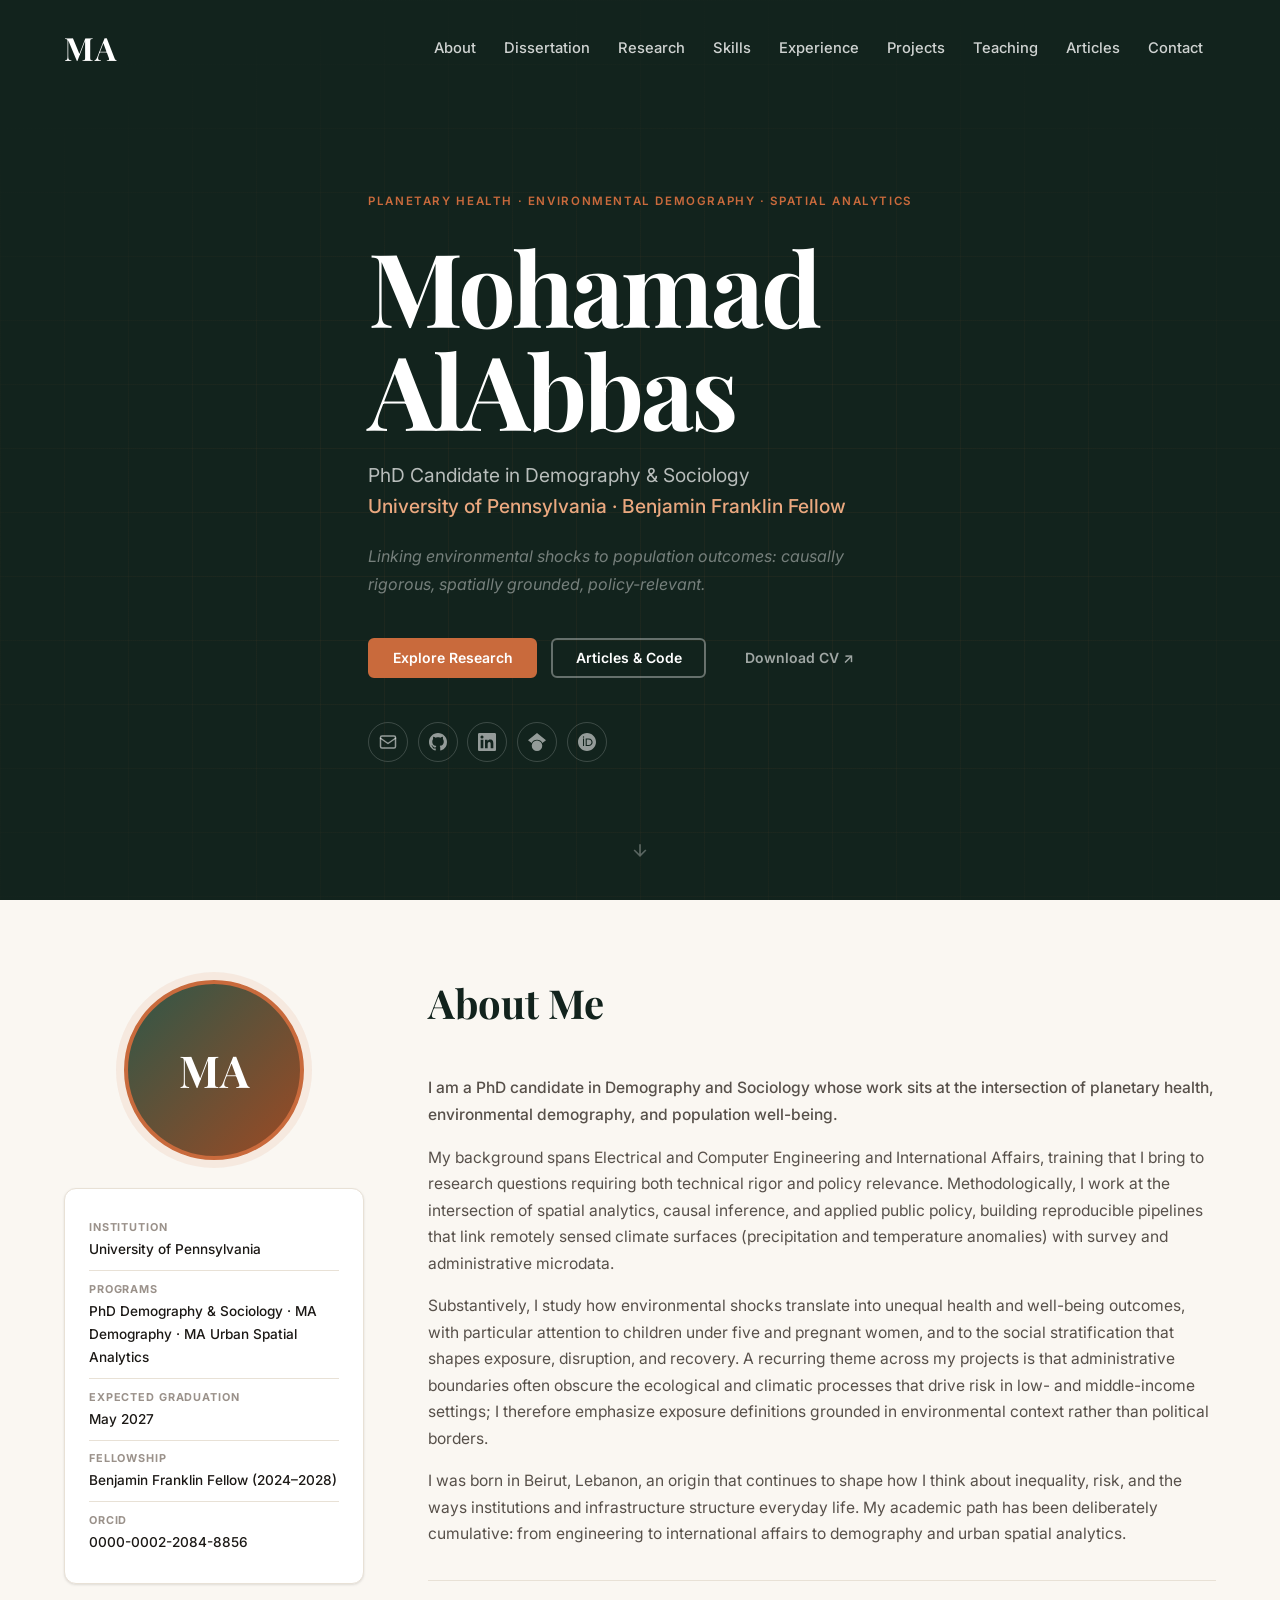
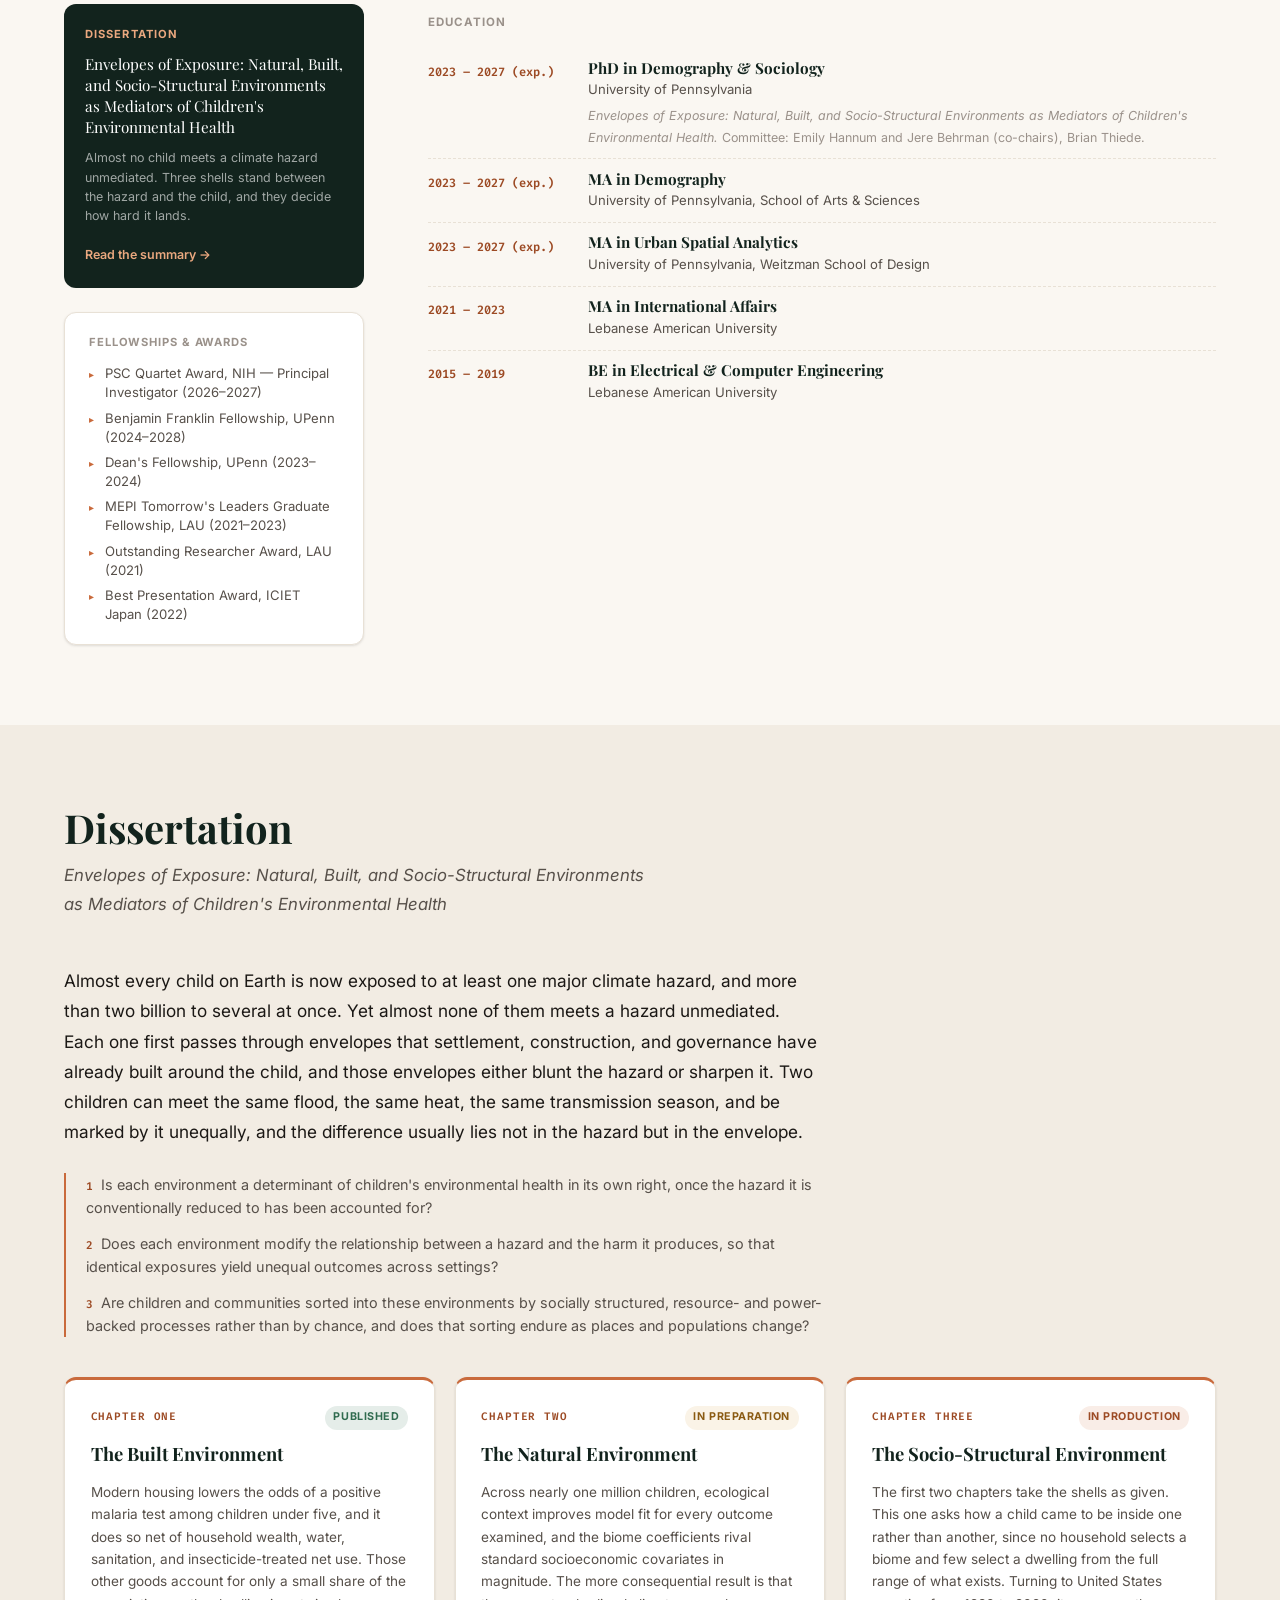
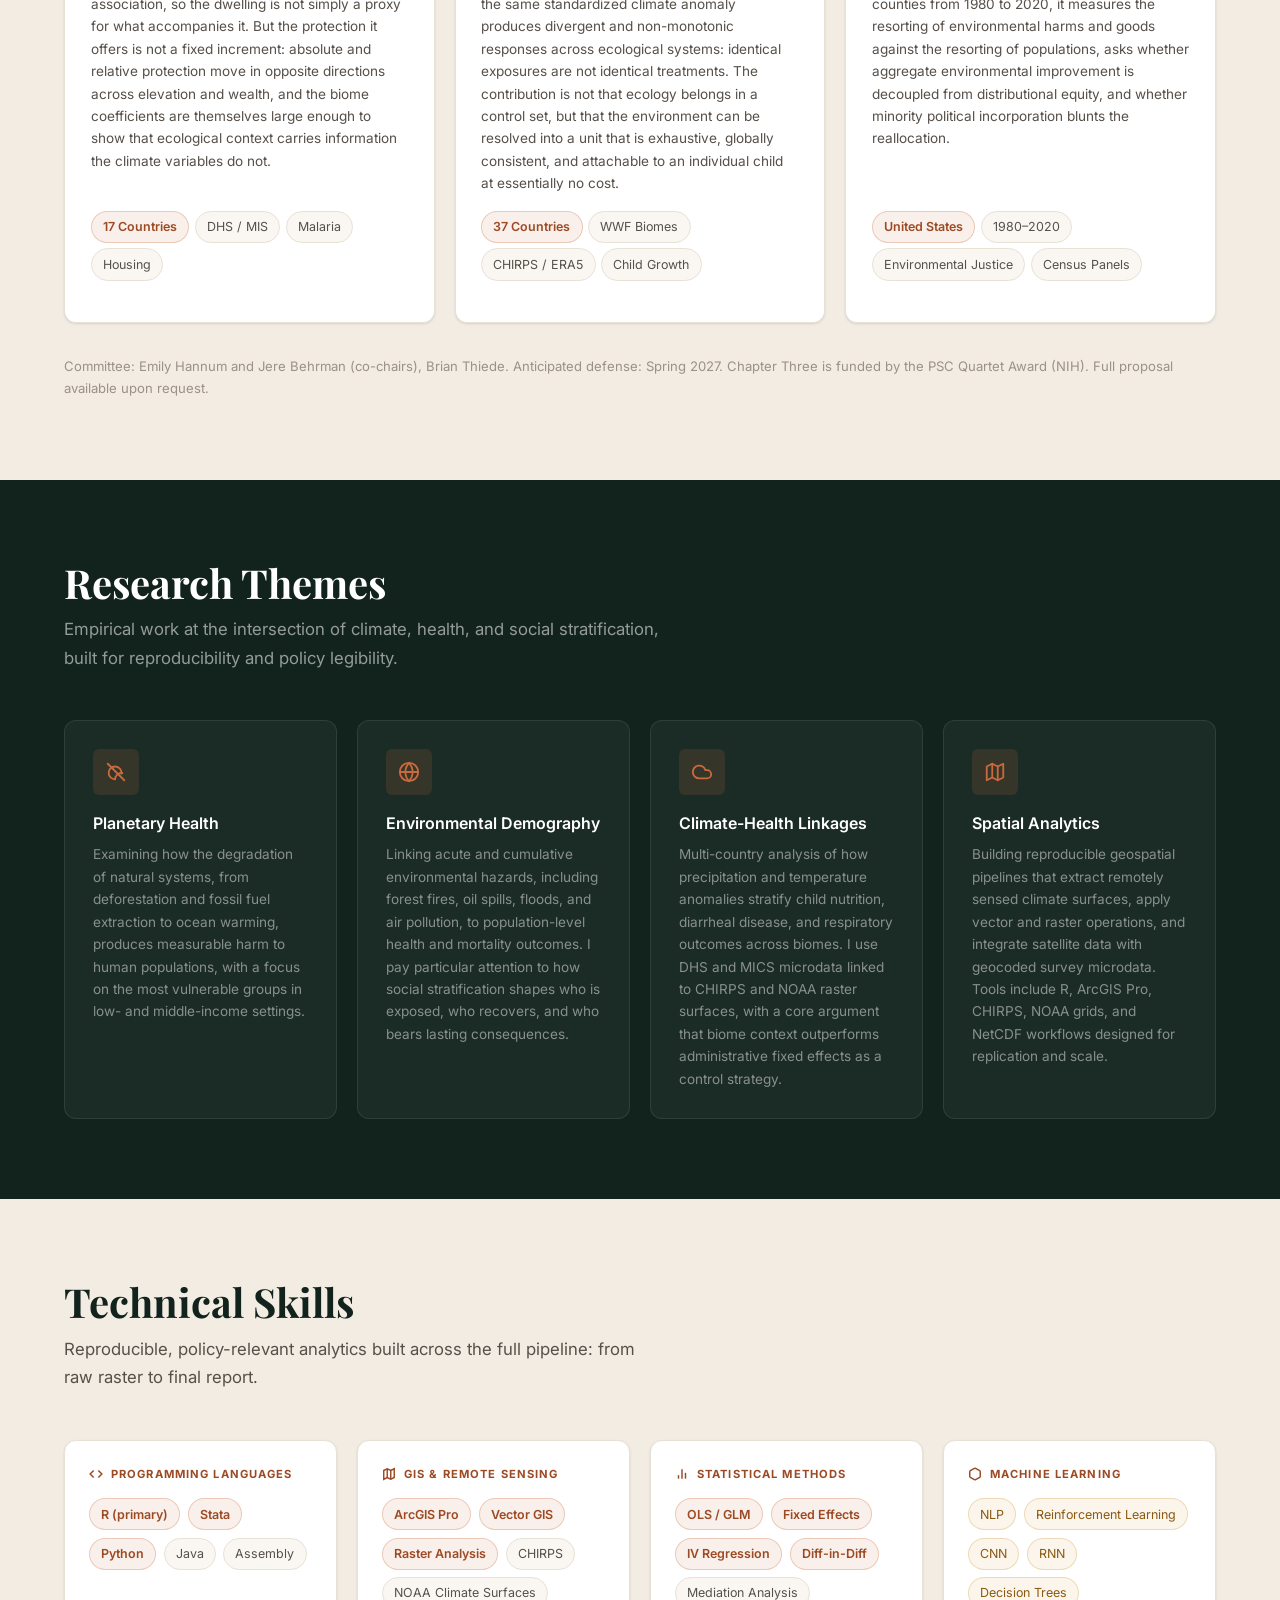
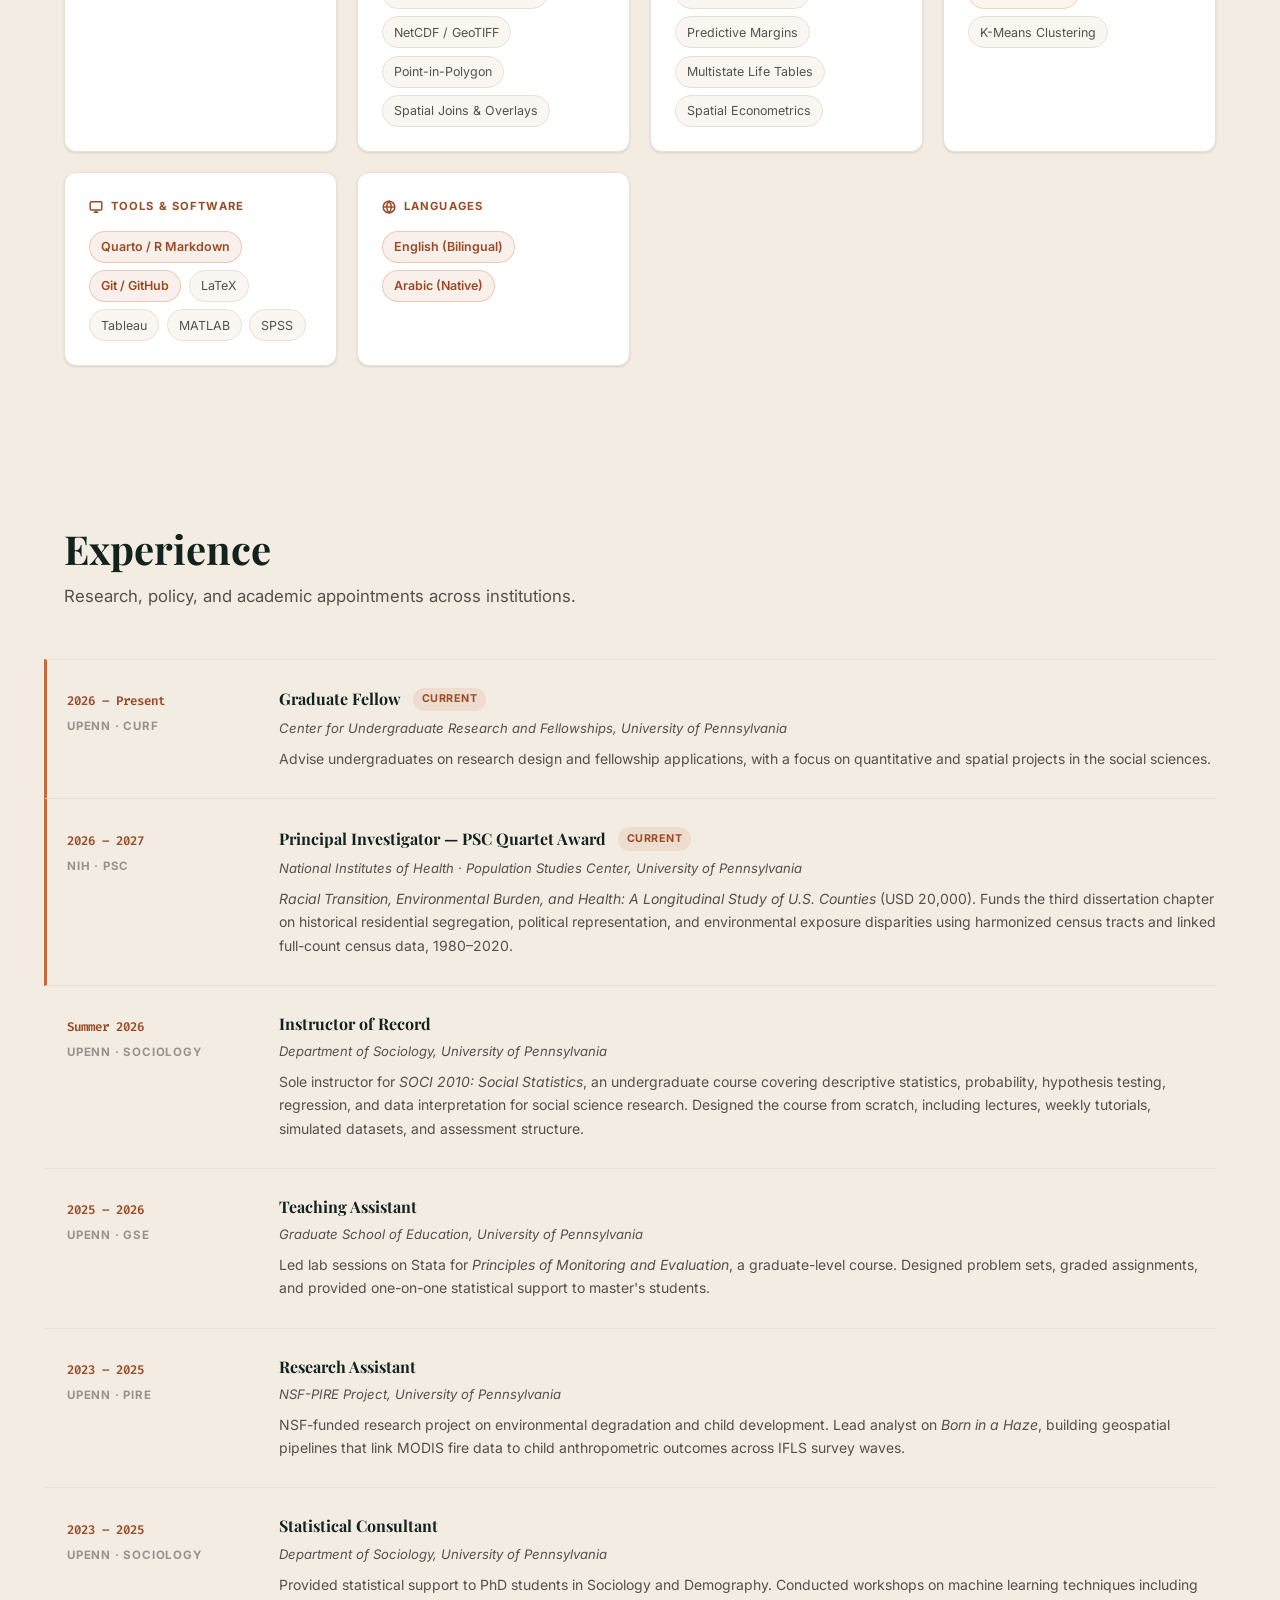
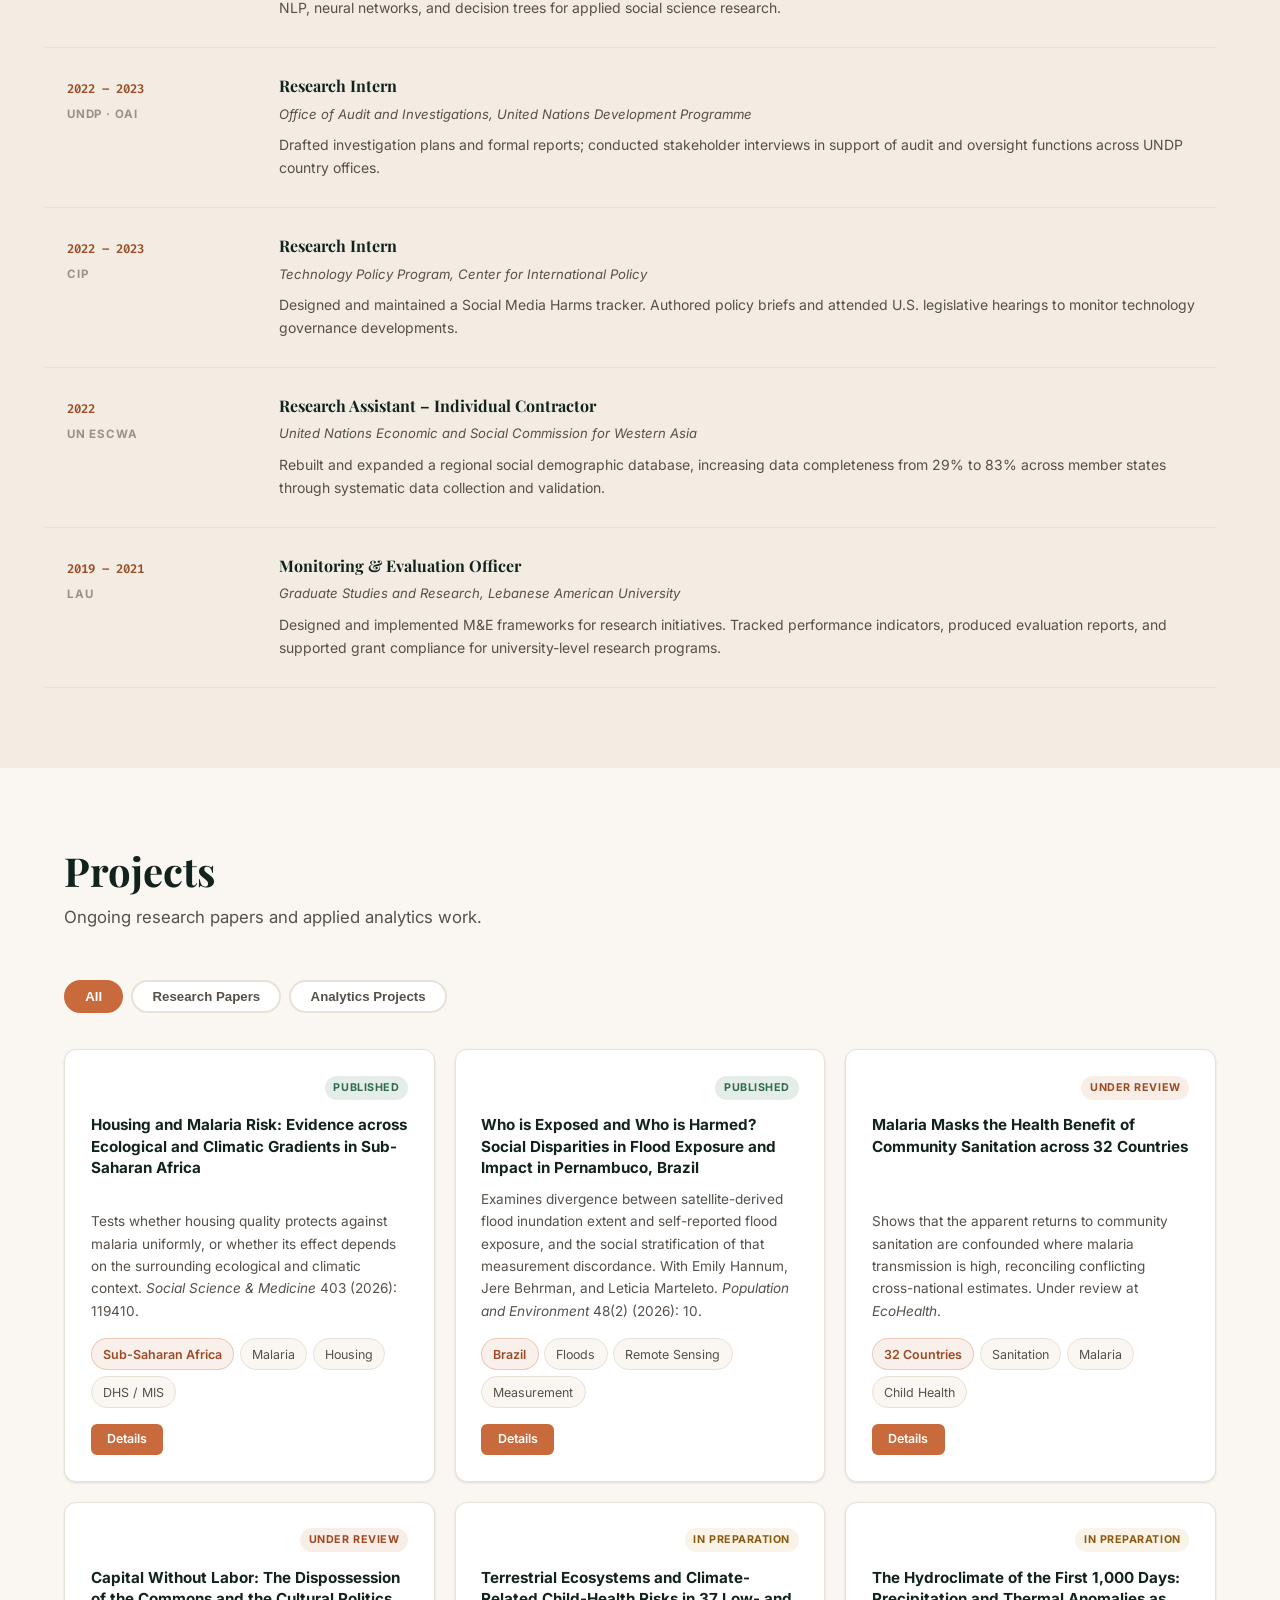
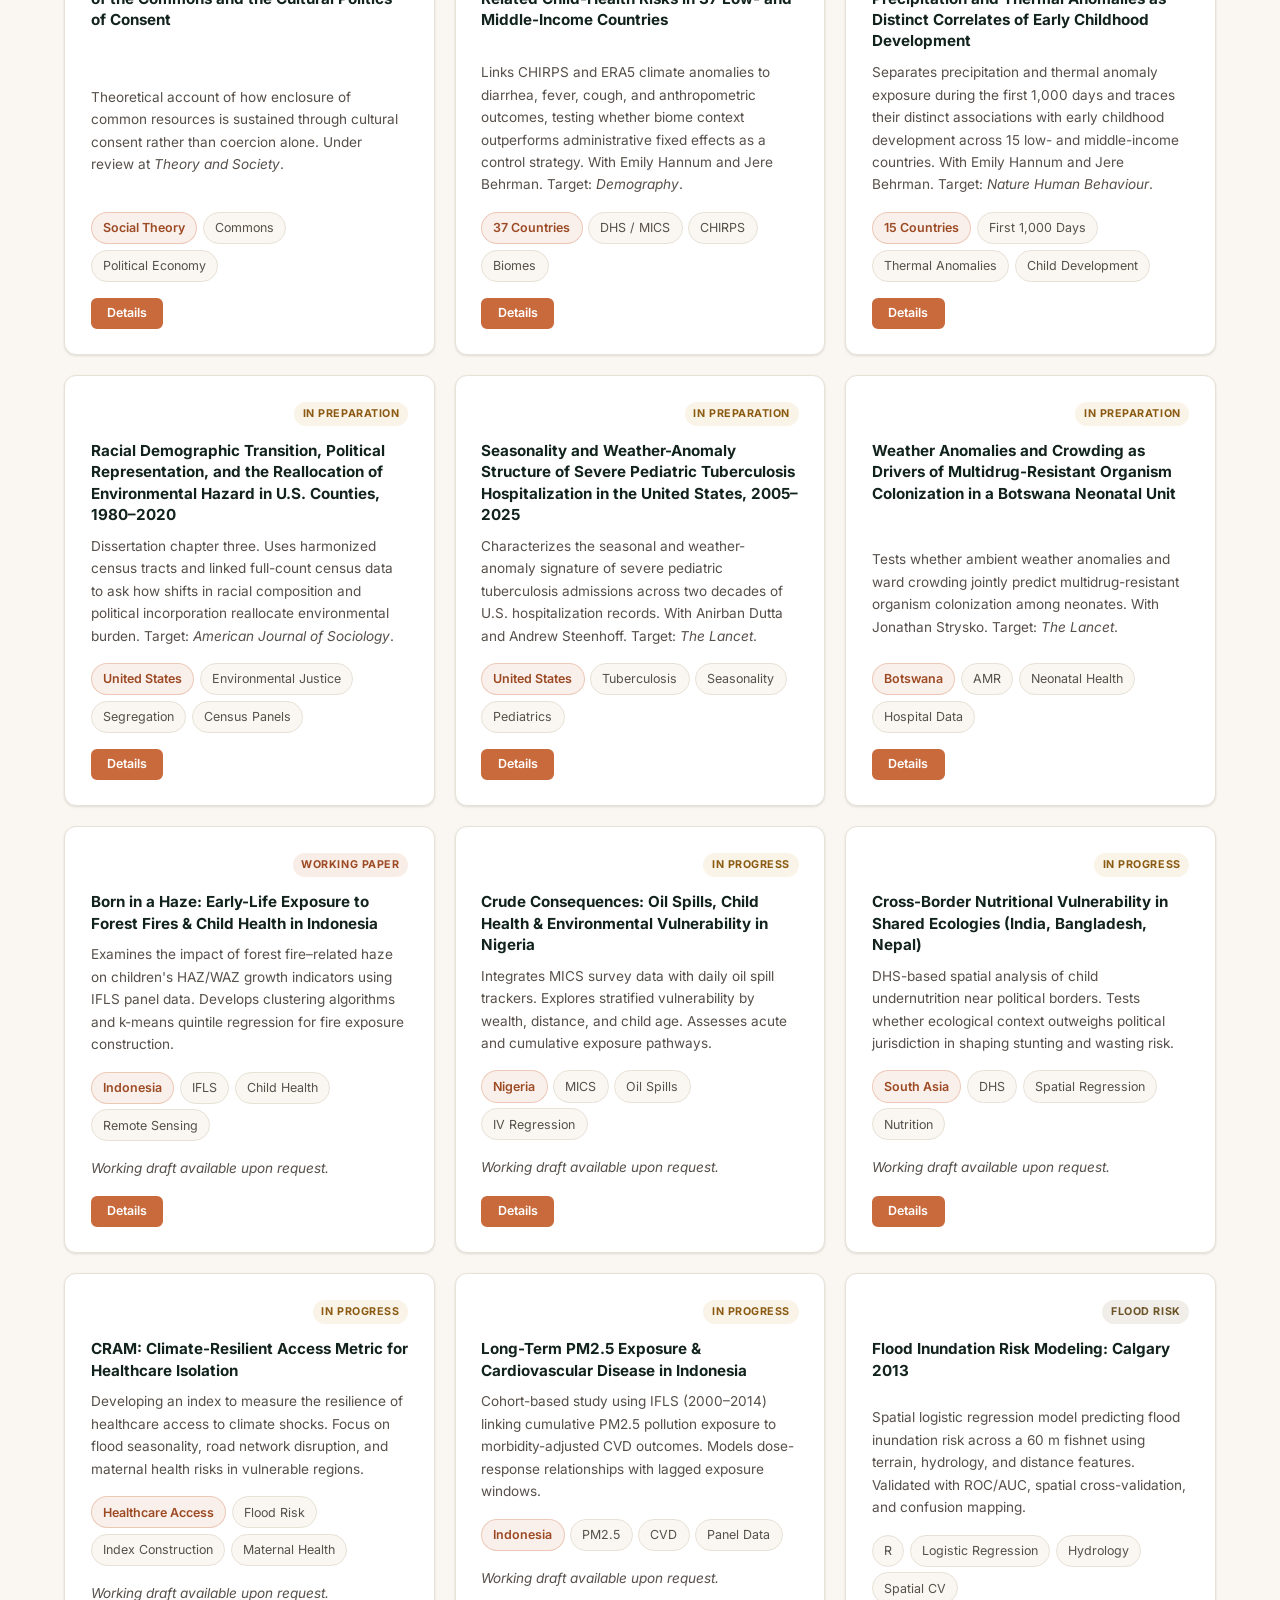
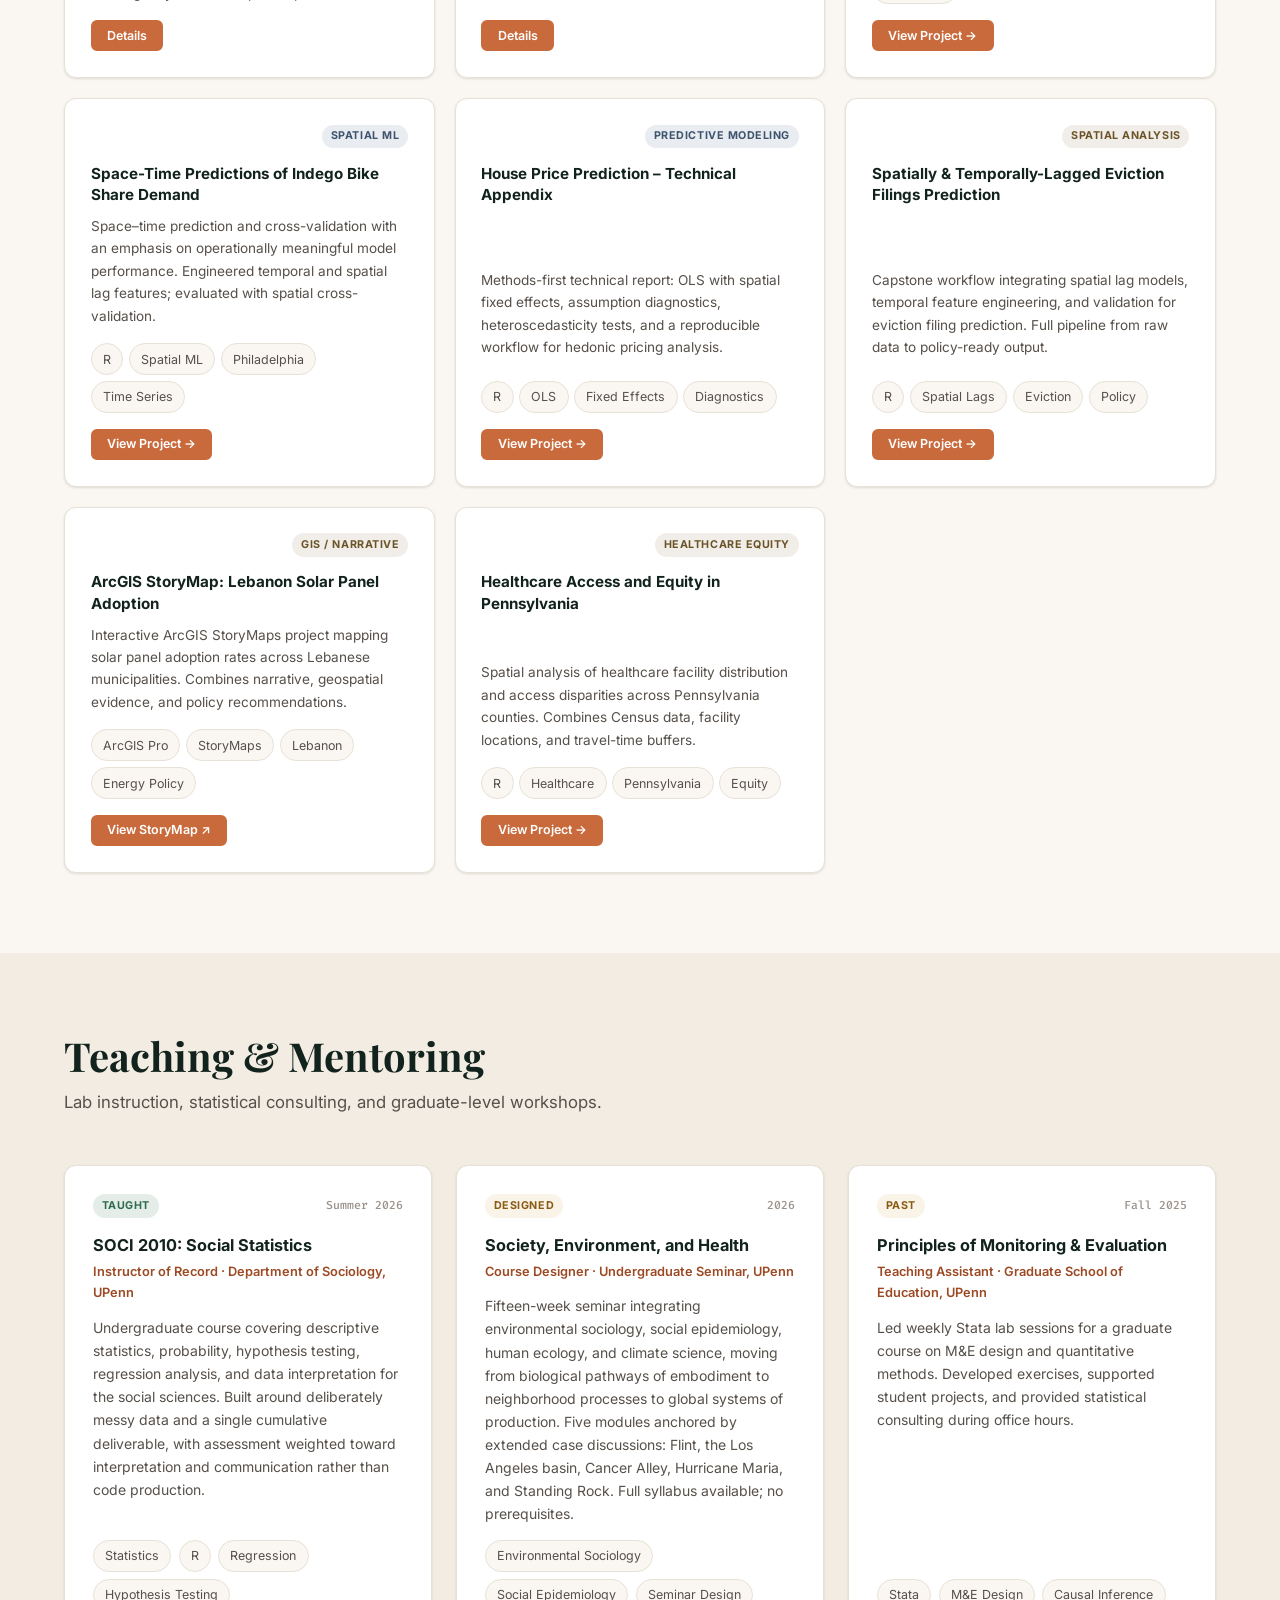
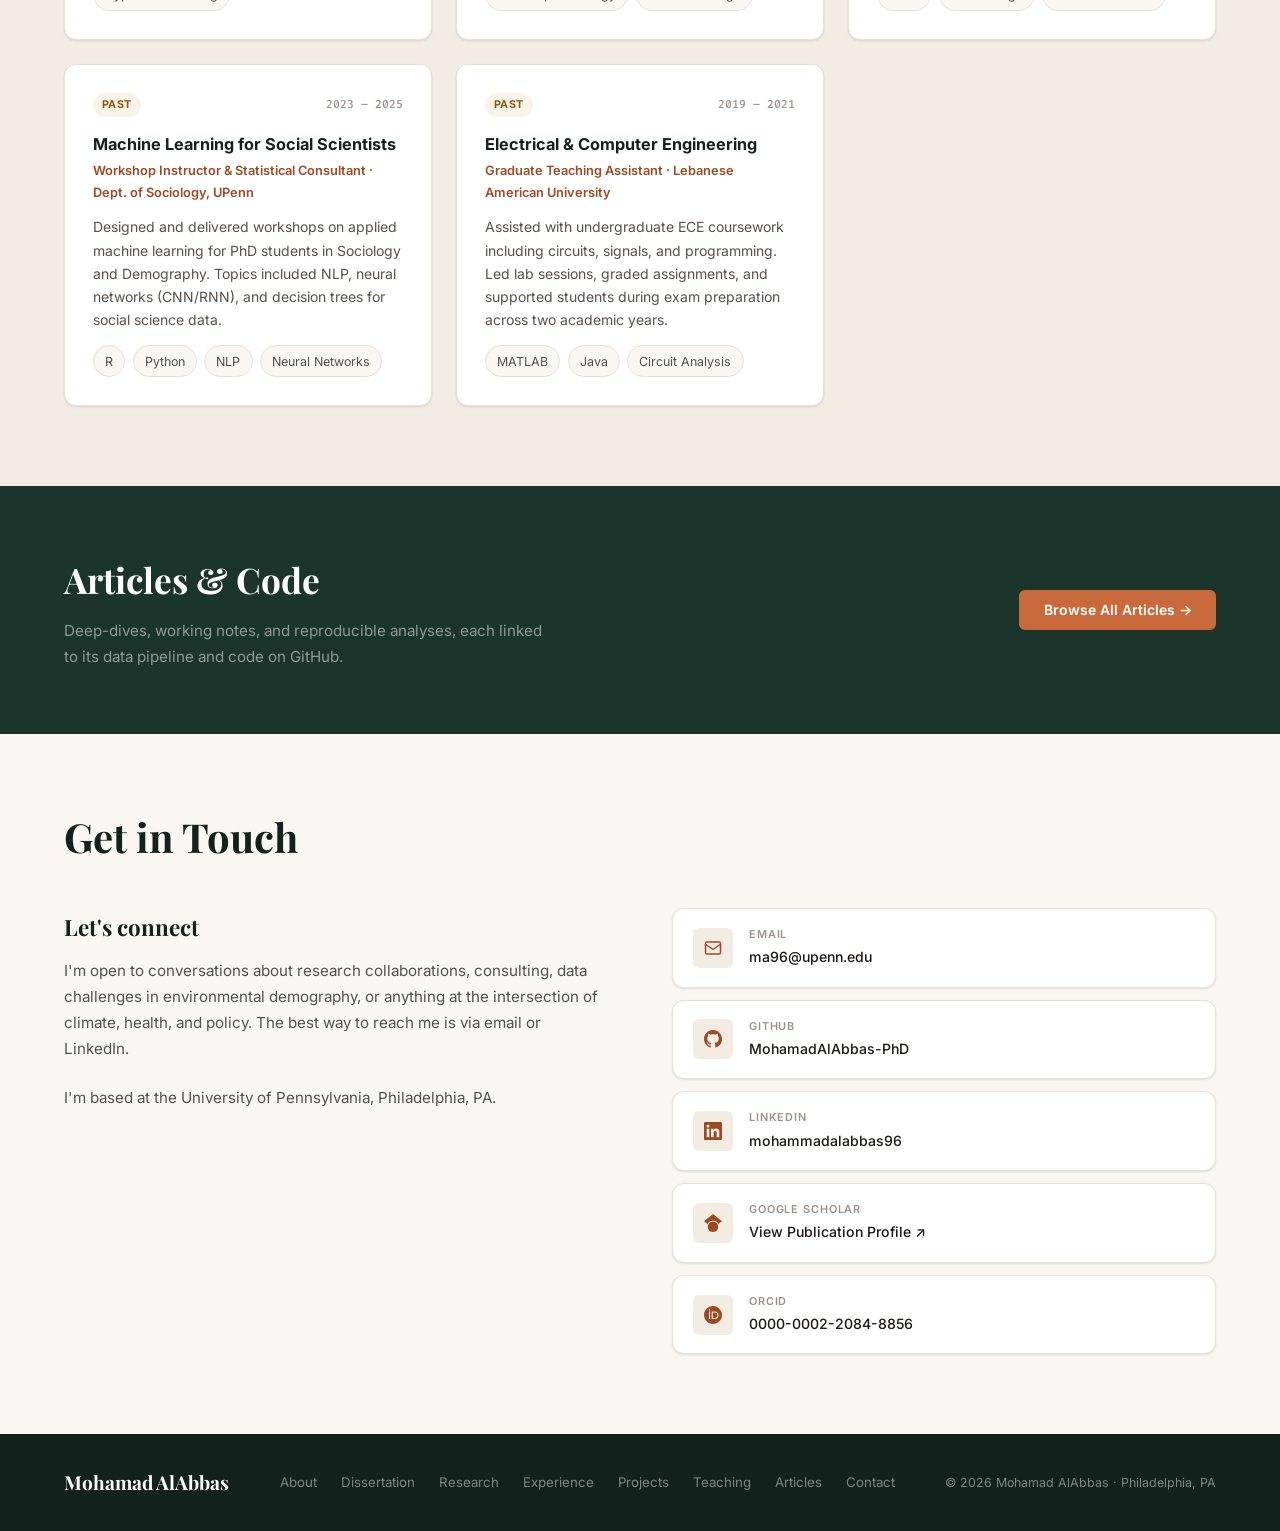
<file: index.html>
<!DOCTYPE html>
<html lang="en">
<head>
  <meta charset="UTF-8">
  <meta name="viewport" content="width=device-width, initial-scale=1.0">
  <title>Mohamad AlAbbas | Planetary Health &amp; Environmental Demographer</title>
  <meta name="description" content="PhD Candidate in Demography & Sociology at the University of Pennsylvania. Research in planetary health, environmental demography, and spatial analytics.">
  <meta name="author" content="Mohamad AlAbbas">
  <meta name="google-site-verification" content="_yVN6pSu2rqeGQM-rYK1pr2HQhKkRy8MfsDhlaN4YQ8" />
  <link rel="canonical" href="https://mohamadalabbas-phd.github.io/">
  <script type="application/ld+json">
  {
    "@context": "https://schema.org",
    "@type": "Person",
    "name": "Mohamad AlAbbas",
    "url": "https://mohamadalabbas-phd.github.io/",
    "jobTitle": "PhD Candidate in Demography and Sociology",
    "affiliation": {
      "@type": "Organization",
      "name": "University of Pennsylvania"
    },
    "sameAs": [
      "https://scholar.google.com/citations?user=hpTT5-4AAAAJ",
      "https://orcid.org/0000-0002-2084-8856",
      "https://www.linkedin.com/in/mohammadalabbas96",
      "https://github.com/MohamadAlAbbas-PhD"
    ]
  }
  </script>

  <!-- Open Graph -->
  <meta property="og:title"       content="Mohamad AlAbbas | Planetary Health &amp; Environmental Demographer">
  <meta property="og:description" content="PhD Candidate in Demography & Sociology at UPenn. Planetary health, environmental demography, spatial analytics.">
  <meta property="og:type"        content="website">
  <meta property="og:url"         content="https://mohamadalabbas-phd.github.io/">

  <!-- Fonts -->
  <link rel="preconnect" href="https://fonts.googleapis.com">
  <link rel="preconnect" href="https://fonts.gstatic.com" crossorigin>
  <link href="https://fonts.googleapis.com/css2?family=Fira+Code:wght@400;500&family=Inter:wght@300;400;500;600;700&family=Playfair+Display:wght@400;600;700&display=swap" rel="stylesheet">

  <link rel="stylesheet" href="css/style.css">
</head>
<body>

<!-- ╔══════════════════════════════════╗
     ║  NAVIGATION                      ║
     ╚══════════════════════════════════╝ -->
<nav class="nav" id="nav" role="navigation" aria-label="Main navigation">
  <div class="container nav__inner">
    <a href="index.html" class="nav__brand" id="navBrand" aria-label="Home">MA</a>

    <button class="nav__toggle" id="navToggle" aria-expanded="false" aria-controls="navMenu" aria-label="Toggle navigation">
      <span></span><span></span><span></span>
    </button>

    <ul class="nav__menu" id="navMenu" role="list">
      <li><a href="#about"        class="nav__link">About</a></li>
      <li><a href="#dissertation" class="nav__link">Dissertation</a></li>
      <li><a href="#research"     class="nav__link">Research</a></li>
      <li><a href="#skills"       class="nav__link">Skills</a></li>
      <li><a href="#experience"   class="nav__link">Experience</a></li>
      <li><a href="#projects"     class="nav__link">Projects</a></li>
      <li><a href="#teaching"     class="nav__link">Teaching</a></li>
      <li><a href="articles.html" class="nav__link">Articles</a></li>
      <li><a href="#contact"      class="nav__link">Contact</a></li>
    </ul>
  </div>
</nav>


<!-- ╔══════════════════════════════════╗
     ║  HERO                            ║
     ╚══════════════════════════════════╝ -->
<section class="hero" id="home" aria-label="Introduction">
  <div class="container hero__content">
    <span class="hero__eyebrow">Planetary Health · Environmental Demography · Spatial Analytics</span>

    <h1 class="hero__name">Mohamad<br>AlAbbas</h1>

    <p class="hero__role">
      PhD Candidate in Demography &amp; Sociology<br>
      <span class="hero__university">University of Pennsylvania · Benjamin Franklin Fellow</span>
    </p>

    <p class="hero__tagline">
      Linking environmental shocks to population outcomes: causally rigorous, spatially grounded, policy-relevant.
    </p>

    <div class="hero__cta">
      <a href="#projects"     class="btn btn-primary">Explore Research</a>
      <a href="articles.html" class="btn btn-outline">Articles &amp; Code</a>
      <a href="CV_Mohamad_AlAbbas.pdf" class="btn btn-ghost" target="_blank" rel="noopener">Download CV ↗</a>
    </div>

    <div class="hero__social" aria-label="Social links">
      <!-- Email -->
      <a href="mailto:ma96@upenn.edu" class="social-icon" title="Email">
        <svg width="18" height="18" viewBox="0 0 24 24" fill="none" stroke="currentColor" stroke-width="2" stroke-linecap="round" stroke-linejoin="round" aria-hidden="true"><rect x="2" y="4" width="20" height="16" rx="2"/><path d="m22 7-10 7L2 7"/></svg>
      </a>
      <!-- GitHub -->
      <a href="https://github.com/MohamadAlAbbas-PhD" class="social-icon" title="GitHub" target="_blank" rel="noopener">
        <svg width="18" height="18" viewBox="0 0 24 24" fill="currentColor" aria-hidden="true"><path d="M12 0C5.37 0 0 5.37 0 12c0 5.31 3.435 9.795 8.205 11.385.6.105.825-.255.825-.57 0-.285-.015-1.23-.015-2.235-3.015.555-3.795-.735-4.035-1.41-.135-.345-.72-1.41-1.23-1.695-.42-.225-1.02-.78-.015-.795.945-.015 1.62.87 1.845 1.23 1.08 1.815 2.805 1.305 3.495.99.105-.78.42-1.305.765-1.605-2.67-.3-5.46-1.335-5.46-5.925 0-1.305.465-2.385 1.23-3.225-.12-.3-.54-1.53.12-3.18 0 0 1.005-.315 3.3 1.23.96-.27 1.98-.405 3-.405s2.04.135 3 .405c2.295-1.56 3.3-1.23 3.3-1.23.66 1.65.24 2.88.12 3.18.765.84 1.23 1.905 1.23 3.225 0 4.605-2.805 5.625-5.475 5.925.435.375.81 1.095.81 2.22 0 1.605-.015 2.895-.015 3.3 0 .315.225.69.825.57A12.02 12.02 0 0 0 24 12c0-6.63-5.37-12-12-12z"/></svg>
      </a>
      <!-- LinkedIn -->
      <a href="https://www.linkedin.com/in/mohammadalabbas96" class="social-icon" title="LinkedIn" target="_blank" rel="noopener">
        <svg width="18" height="18" viewBox="0 0 24 24" fill="currentColor" aria-hidden="true"><path d="M20.447 20.452h-3.554v-5.569c0-1.328-.027-3.037-1.852-3.037-1.853 0-2.136 1.445-2.136 2.939v5.667H9.351V9h3.414v1.561h.046c.477-.9 1.637-1.85 3.37-1.85 3.601 0 4.267 2.37 4.267 5.455v6.286zM5.337 7.433a2.062 2.062 0 0 1-2.063-2.065 2.064 2.064 0 1 1 2.063 2.065zm1.782 13.019H3.555V9h3.564v11.452zM22.225 0H1.771C.792 0 0 .774 0 1.729v20.542C0 23.227.792 24 1.771 24h20.451C23.2 24 24 23.227 24 22.271V1.729C24 .774 23.2 0 22.222 0h.003z"/></svg>
      </a>
      <!-- Google Scholar -->
      <a href="https://scholar.google.com/citations?user=hpTT5-4AAAAJ&hl=en&oi=ao" class="social-icon" title="Google Scholar" target="_blank" rel="noopener">
        <svg width="18" height="18" viewBox="0 0 24 24" fill="currentColor" aria-hidden="true"><path d="M12 24a7 7 0 1 1 0-14 7 7 0 0 1 0 14zm0-24L0 9.5l4.838 3.94A8 8 0 0 1 12 9a8 8 0 0 1 7.162 4.44L24 9.5z"/></svg>
      </a>
      <!-- ORCID -->
      <a href="https://orcid.org/0000-0002-2084-8856" class="social-icon" title="ORCID" target="_blank" rel="noopener">
        <svg width="18" height="18" viewBox="0 0 24 24" fill="currentColor" aria-hidden="true"><path d="M12 0C5.372 0 0 5.372 0 12s5.372 12 12 12 12-5.372 12-12S18.628 0 12 0zM7.369 4.378c.525 0 .947.431.947.947s-.422.947-.947.947a.95.95 0 0 1-.947-.947c0-.525.422-.947.947-.947zm-.722 3.038h1.444v10.041H6.647V7.416zm3.562 0h3.9c3.712 0 5.344 2.653 5.344 5.025 0 2.578-2.016 5.016-5.325 5.016h-3.919V7.416zm1.444 1.303v7.444h2.297c3.272 0 4.022-2.484 4.022-3.722 0-2.016-1.284-3.722-4.097-3.722h-2.222z"/></svg>
      </a>
    </div>
  </div>

  <a href="#about" class="hero__scroll" aria-label="Scroll to About">
    <svg width="20" height="20" viewBox="0 0 24 24" fill="none" stroke="currentColor" stroke-width="2" aria-hidden="true"><path d="M12 5v14M5 12l7 7 7-7"/></svg>
  </a>
</section>


<!-- ╔══════════════════════════════════╗
     ║  ABOUT                           ║
     ╚══════════════════════════════════╝ -->
<section class="section" id="about">
  <div class="container">
    <div class="about__grid">

      <!-- Sidebar -->
      <aside class="about__sidebar">
        <div class="about__photo-wrap">
          <!-- Replace the initials div below with an <img> tag once you have a photo:
               <img src="img/photo.jpg" alt="Mohamad AlAbbas"> -->
          <div class="about__photo" aria-hidden="true">MA</div>
        </div>

        <div class="about__meta">
          <div class="meta-item">
            <span class="meta-label">Institution</span>
            <span class="meta-value">University of Pennsylvania</span>
          </div>
          <div class="meta-item">
            <span class="meta-label">Programs</span>
            <span class="meta-value">PhD Demography &amp; Sociology · MA Demography · MA Urban Spatial Analytics</span>
          </div>
          <div class="meta-item">
            <span class="meta-label">Expected Graduation</span>
            <span class="meta-value">May 2027</span>
          </div>
          <div class="meta-item">
            <span class="meta-label">Fellowship</span>
            <span class="meta-value">Benjamin Franklin Fellow (2024–2028)</span>
          </div>
          <div class="meta-item">
            <span class="meta-label">ORCID</span>
            <span class="meta-value">0000-0002-2084-8856</span>
          </div>
        </div>

        <div class="about__diss-box">
          <h3>Dissertation</h3>
          <p>Envelopes of Exposure: Natural, Built, and Socio-Structural Environments as Mediators of Children's Environmental Health</p>
          <span>Almost no child meets a climate hazard unmediated. Three shells stand between the hazard and the child, and they decide how hard it lands.</span>
          <a href="#dissertation">Read the summary →</a>
        </div>

        <div class="about__awards-box">
          <h3>Fellowships &amp; Awards</h3>
          <ul>
            <li>PSC Quartet Award, NIH — Principal Investigator (2026–2027)</li>
            <li>Benjamin Franklin Fellowship, UPenn (2024–2028)</li>
            <li>Dean's Fellowship, UPenn (2023–2024)</li>
            <li>MEPI Tomorrow's Leaders Graduate Fellowship, LAU (2021–2023)</li>
            <li>Outstanding Researcher Award, LAU (2021)</li>
            <li>Best Presentation Award, ICIET Japan (2022)</li>
          </ul>
        </div>
      </aside>

      <!-- Main bio -->
      <div class="about__main">
        <div class="section__header">
          <h2 class="section__title">About Me</h2>
        </div>

        <p class="about__lead">
          I am a PhD candidate in Demography and Sociology whose work sits at the intersection of planetary health,
          environmental demography, and population well-being.
        </p>
        <p>
          My background spans Electrical and Computer Engineering and International Affairs, training that I bring
          to research questions requiring both technical rigor and policy relevance. Methodologically, I work at
          the intersection of spatial analytics, causal inference, and applied public policy, building reproducible
          pipelines that link remotely sensed climate surfaces (precipitation and temperature anomalies) with survey
          and administrative microdata.
        </p>
        <p>
          Substantively, I study how environmental shocks translate into unequal health and well-being outcomes,
          with particular attention to children under five and pregnant women, and to the social stratification
          that shapes exposure, disruption, and recovery. A recurring theme across my projects is that
          administrative boundaries often obscure the ecological and climatic processes that drive risk in
          low- and middle-income settings; I therefore emphasize exposure definitions grounded in environmental
          context rather than political borders.
        </p>
        <p>
          I was born in Beirut, Lebanon, an origin that continues to shape how I think about inequality,
          risk, and the ways institutions and infrastructure structure everyday life. My academic path has
          been deliberately cumulative: from engineering to international affairs to demography
          and urban spatial analytics.
        </p>

        <div class="education">
          <h3>Education</h3>
          <div class="edu-item">
            <span class="edu-year">2023 – 2027 (exp.)</span>
            <div>
              <strong>PhD in Demography &amp; Sociology</strong>
              <span>University of Pennsylvania</span>
              <span><em>Envelopes of Exposure: Natural, Built, and Socio-Structural Environments as Mediators of Children's Environmental Health.</em> Committee: Emily Hannum and Jere Behrman (co-chairs), Brian Thiede.</span>
            </div>
          </div>
          <div class="edu-item">
            <span class="edu-year">2023 – 2027 (exp.)</span>
            <div>
              <strong>MA in Demography</strong>
              <span>University of Pennsylvania, School of Arts &amp; Sciences</span>
            </div>
          </div>
          <div class="edu-item">
            <span class="edu-year">2023 – 2027 (exp.)</span>
            <div>
              <strong>MA in Urban Spatial Analytics</strong>
              <span>University of Pennsylvania, Weitzman School of Design</span>
            </div>
          </div>
          <div class="edu-item">
            <span class="edu-year">2021 – 2023</span>
            <div>
              <strong>MA in International Affairs</strong>
              <span>Lebanese American University</span>
            </div>
          </div>
          <div class="edu-item">
            <span class="edu-year">2015 – 2019</span>
            <div>
              <strong>BE in Electrical &amp; Computer Engineering</strong>
              <span>Lebanese American University</span>
            </div>
          </div>
        </div>
      </div><!-- /about__main -->

    </div><!-- /about__grid -->
  </div>
</section>


<!-- ╔══════════════════════════════════╗
     ║  DISSERTATION                    ║
     ╚══════════════════════════════════╝ -->
<section class="section section--alt" id="dissertation">
  <div class="container">
    <div class="section__header">
      <h2 class="section__title">Dissertation</h2>
      <p class="section__subtitle">
        <em>Envelopes of Exposure: Natural, Built, and Socio-Structural Environments as Mediators of Children's Environmental Health</em>
      </p>
    </div>

    <div class="diss__intro reveal">
      <p>
        Almost every child on Earth is now exposed to at least one major climate hazard, and more than
        two billion to several at once. Yet almost none of them meets a hazard unmediated. Each one first
        passes through envelopes that settlement, construction, and governance have already built around
        the child, and those envelopes either blunt the hazard or sharpen it. Two children can meet the
        same flood, the same heat, the same transmission season, and be marked by it unequally, and the
        difference usually lies not in the hazard but in the envelope.
      </p>
      <ol class="diss__questions">
        <li>Is each environment a determinant of children's environmental health in its own right, once the hazard it is conventionally reduced to has been accounted for?</li>
        <li>Does each environment modify the relationship between a hazard and the harm it produces, so that identical exposures yield unequal outcomes across settings?</li>
        <li>Are children and communities sorted into these environments by socially structured, resource- and power-backed processes rather than by chance, and does that sorting endure as places and populations change?</li>
      </ol>
    </div>

    <div class="diss__grid">

      <article class="diss-card reveal">
        <div class="diss-card__head">
          <span class="diss-card__num">Chapter One</span>
          <span class="badge badge--published">Published</span>
        </div>
        <h3>The Built Environment</h3>
        <p>
          Modern housing lowers the odds of a positive malaria test among children under five, and it does
          so net of household wealth, water, sanitation, and insecticide-treated net use. Those other goods
          account for only a small share of the association, so the dwelling is not simply a proxy for what
          accompanies it. But the protection it offers is not a fixed increment: absolute and relative
          protection move in opposite directions across elevation and wealth, and the biome coefficients are
          themselves large enough to show that ecological context carries information the climate variables
          do not.
        </p>
        <div class="project-card__tags">
          <span class="tag tag--highlight">17 Countries</span>
          <span class="tag">DHS / MIS</span>
          <span class="tag">Malaria</span>
          <span class="tag">Housing</span>
        </div>
      </article>

      <article class="diss-card reveal">
        <div class="diss-card__head">
          <span class="diss-card__num">Chapter Two</span>
          <span class="badge badge--progress">In Preparation</span>
        </div>
        <h3>The Natural Environment</h3>
        <p>
          Across nearly one million children, ecological context improves model fit for every outcome
          examined, and the biome coefficients rival standard socioeconomic covariates in magnitude. The
          more consequential result is that the same standardized climate anomaly produces divergent and
          non-monotonic responses across ecological systems: identical exposures are not identical
          treatments. The contribution is not that ecology belongs in a control set, but that the
          environment can be resolved into a unit that is exhaustive, globally consistent, and attachable
          to an individual child at essentially no cost.
        </p>
        <div class="project-card__tags">
          <span class="tag tag--highlight">37 Countries</span>
          <span class="tag">WWF Biomes</span>
          <span class="tag">CHIRPS / ERA5</span>
          <span class="tag">Child Growth</span>
        </div>
      </article>

      <article class="diss-card reveal">
        <div class="diss-card__head">
          <span class="diss-card__num">Chapter Three</span>
          <span class="badge badge--review">In Production</span>
        </div>
        <h3>The Socio-Structural Environment</h3>
        <p>
          The first two chapters take the shells as given. This one asks how a child came to be inside one
          rather than another, since no household selects a biome and few select a dwelling from the full
          range of what exists. Turning to United States counties from 1980 to 2020, it measures the
          resorting of environmental harms and goods against the resorting of populations, asks whether
          aggregate environmental improvement is decoupled from distributional equity, and whether minority
          political incorporation blunts the reallocation.
        </p>
        <div class="project-card__tags">
          <span class="tag tag--highlight">United States</span>
          <span class="tag">1980–2020</span>
          <span class="tag">Environmental Justice</span>
          <span class="tag">Census Panels</span>
        </div>
      </article>

    </div>

    <p class="diss__footnote">
      Committee: Emily Hannum and Jere Behrman (co-chairs), Brian Thiede. Anticipated defense: Spring 2027.
      Chapter Three is funded by the PSC Quartet Award (NIH). Full proposal available upon request.
    </p>
  </div>
</section>


<!-- ╔══════════════════════════════════╗
     ║  RESEARCH THEMES                 ║
     ╚══════════════════════════════════╝ -->
<section class="section section--dark" id="research">
  <div class="container">
    <div class="section__header">
      <h2 class="section__title section__title--light">Research Themes</h2>
      <p class="section__subtitle section__subtitle--light">
        Empirical work at the intersection of climate, health, and social stratification, built for reproducibility and policy legibility.
      </p>
    </div>

    <div class="themes__grid">

      <div class="theme-card reveal">
        <div class="theme-card__icon" aria-hidden="true">
          <!-- Leaf / Planetary Health -->
          <svg width="22" height="22" viewBox="0 0 24 24" fill="none" stroke="currentColor" stroke-width="2" stroke-linecap="round" stroke-linejoin="round"><path d="M11 20A7 7 0 0 1 4 13c0-3.87 3.13-7 7-7 3.87 0 7 3.13 7 7v1"/><path d="M11 20c0-3.87 3.13-7 7-7h1"/><path d="m3 3 18 18"/></svg>
        </div>
        <h3>Planetary Health</h3>
        <p>Examining how the degradation of natural systems, from deforestation and fossil fuel extraction to ocean warming, produces measurable harm to human populations, with a focus on the most vulnerable groups in low- and middle-income settings.</p>
      </div>

      <div class="theme-card reveal">
        <div class="theme-card__icon" aria-hidden="true">
          <!-- Globe / Environmental Demography -->
          <svg width="22" height="22" viewBox="0 0 24 24" fill="none" stroke="currentColor" stroke-width="2" stroke-linecap="round" stroke-linejoin="round"><circle cx="12" cy="12" r="10"/><path d="M12 2a15.3 15.3 0 0 1 4 10 15.3 15.3 0 0 1-4 10 15.3 15.3 0 0 1-4-10 15.3 15.3 0 0 1 4-10z"/><path d="M2 12h20"/></svg>
        </div>
        <h3>Environmental Demography</h3>
        <p>Linking acute and cumulative environmental hazards, including forest fires, oil spills, floods, and air pollution, to population-level health and mortality outcomes. I pay particular attention to how social stratification shapes who is exposed, who recovers, and who bears lasting consequences.</p>
      </div>

      <div class="theme-card reveal">
        <div class="theme-card__icon" aria-hidden="true">
          <!-- Cloud / Climate-Health -->
          <svg width="22" height="22" viewBox="0 0 24 24" fill="none" stroke="currentColor" stroke-width="2" stroke-linecap="round" stroke-linejoin="round"><path d="M17.5 19H9a7 7 0 1 1 6.71-9h1.79a4.5 4.5 0 1 1 0 9z"/></svg>
        </div>
        <h3>Climate-Health Linkages</h3>
        <p>Multi-country analysis of how precipitation and temperature anomalies stratify child nutrition, diarrheal disease, and respiratory outcomes across biomes. I use DHS and MICS microdata linked to CHIRPS and NOAA raster surfaces, with a core argument that biome context outperforms administrative fixed effects as a control strategy.</p>
      </div>

      <div class="theme-card reveal">
        <div class="theme-card__icon" aria-hidden="true">
          <!-- Map / Spatial Analytics -->
          <svg width="22" height="22" viewBox="0 0 24 24" fill="none" stroke="currentColor" stroke-width="2" stroke-linecap="round" stroke-linejoin="round"><polygon points="3 6 9 3 15 6 21 3 21 18 15 21 9 18 3 21"/><line x1="9" y1="3" x2="9" y2="18"/><line x1="15" y1="6" x2="15" y2="21"/></svg>
        </div>
        <h3>Spatial Analytics</h3>
        <p>Building reproducible geospatial pipelines that extract remotely sensed climate surfaces, apply vector and raster operations, and integrate satellite data with geocoded survey microdata. Tools include R, ArcGIS Pro, CHIRPS, NOAA grids, and NetCDF workflows designed for replication and scale.</p>
      </div>

    </div>
  </div>
</section>


<!-- ╔══════════════════════════════════╗
     ║  SKILLS                          ║
     ╚══════════════════════════════════╝ -->
<section class="section section--alt" id="skills">
  <div class="container">
    <div class="section__header">
      <h2 class="section__title">Technical Skills</h2>
      <p class="section__subtitle">Reproducible, policy-relevant analytics built across the full pipeline: from raw raster to final report.</p>
    </div>

    <div class="skills__grid">

      <div class="skill-cat reveal">
        <div class="skill-cat__title">
          <svg width="14" height="14" viewBox="0 0 24 24" fill="none" stroke="currentColor" stroke-width="2.5" aria-hidden="true"><polyline points="16 18 22 12 16 6"/><polyline points="8 6 2 12 8 18"/></svg>
          Programming Languages
        </div>
        <div class="tags">
          <span class="tag tag--highlight">R (primary)</span>
          <span class="tag tag--highlight">Stata</span>
          <span class="tag tag--highlight">Python</span>
          <span class="tag">Java</span>
          <span class="tag">Assembly</span>
        </div>
      </div>

      <div class="skill-cat reveal">
        <div class="skill-cat__title">
          <svg width="14" height="14" viewBox="0 0 24 24" fill="none" stroke="currentColor" stroke-width="2.5" aria-hidden="true"><polygon points="3 6 9 3 15 6 21 3 21 18 15 21 9 18 3 21"/><line x1="9" y1="3" x2="9" y2="18"/><line x1="15" y1="6" x2="15" y2="21"/></svg>
          GIS &amp; Remote Sensing
        </div>
        <div class="tags">
          <span class="tag tag--highlight">ArcGIS Pro</span>
          <span class="tag tag--highlight">Vector GIS</span>
          <span class="tag tag--highlight">Raster Analysis</span>
          <span class="tag">CHIRPS</span>
          <span class="tag">NOAA Climate Surfaces</span>
          <span class="tag">NetCDF / GeoTIFF</span>
          <span class="tag">Point-in-Polygon</span>
          <span class="tag">Spatial Joins &amp; Overlays</span>
        </div>
      </div>

      <div class="skill-cat reveal">
        <div class="skill-cat__title">
          <svg width="14" height="14" viewBox="0 0 24 24" fill="none" stroke="currentColor" stroke-width="2.5" aria-hidden="true"><line x1="18" y1="20" x2="18" y2="10"/><line x1="12" y1="20" x2="12" y2="4"/><line x1="6" y1="20" x2="6" y2="14"/></svg>
          Statistical Methods
        </div>
        <div class="tags">
          <span class="tag tag--highlight">OLS / GLM</span>
          <span class="tag tag--highlight">Fixed Effects</span>
          <span class="tag tag--highlight">IV Regression</span>
          <span class="tag tag--highlight">Diff-in-Diff</span>
          <span class="tag">Mediation Analysis</span>
          <span class="tag">Predictive Margins</span>
          <span class="tag">Multistate Life Tables</span>
          <span class="tag">Spatial Econometrics</span>
        </div>
      </div>

      <div class="skill-cat reveal">
        <div class="skill-cat__title">
          <svg width="14" height="14" viewBox="0 0 24 24" fill="none" stroke="currentColor" stroke-width="2.5" aria-hidden="true"><path d="M21 16V8a2 2 0 0 0-1-1.73l-7-4a2 2 0 0 0-2 0l-7 4A2 2 0 0 0 3 8v8a2 2 0 0 0 1 1.73l7 4a2 2 0 0 0 2 0l7-4A2 2 0 0 0 21 16z"/></svg>
          Machine Learning
        </div>
        <div class="tags">
          <span class="tag tag--gold">NLP</span>
          <span class="tag tag--gold">Reinforcement Learning</span>
          <span class="tag tag--gold">CNN</span>
          <span class="tag tag--gold">RNN</span>
          <span class="tag tag--gold">Decision Trees</span>
          <span class="tag">K-Means Clustering</span>
        </div>
      </div>

      <div class="skill-cat reveal">
        <div class="skill-cat__title">
          <svg width="14" height="14" viewBox="0 0 24 24" fill="none" stroke="currentColor" stroke-width="2.5" aria-hidden="true"><rect x="2" y="3" width="20" height="14" rx="2"/><line x1="8" y1="21" x2="16" y2="21"/><line x1="12" y1="17" x2="12" y2="21"/></svg>
          Tools &amp; Software
        </div>
        <div class="tags">
          <span class="tag tag--highlight">Quarto / R Markdown</span>
          <span class="tag tag--highlight">Git / GitHub</span>
          <span class="tag">LaTeX</span>
          <span class="tag">Tableau</span>
          <span class="tag">MATLAB</span>
          <span class="tag">SPSS</span>
        </div>
      </div>

      <div class="skill-cat reveal">
        <div class="skill-cat__title">
          <svg width="14" height="14" viewBox="0 0 24 24" fill="none" stroke="currentColor" stroke-width="2.5" aria-hidden="true"><circle cx="12" cy="12" r="10"/><line x1="2" y1="12" x2="22" y2="12"/><path d="M12 2a15.3 15.3 0 0 1 4 10 15.3 15.3 0 0 1-4 10 15.3 15.3 0 0 1-4-10 15.3 15.3 0 0 1 4-10z"/></svg>
          Languages
        </div>
        <div class="tags">
          <span class="tag tag--highlight">English (Bilingual)</span>
          <span class="tag tag--highlight">Arabic (Native)</span>
        </div>
      </div>

    </div><!-- /skills__grid -->
  </div>
</section>


<!-- ╔══════════════════════════════════╗
     ║  EXPERIENCE                      ║
     ╚══════════════════════════════════╝ -->
<section class="section section--alt" id="experience">
  <div class="container">
    <div class="section__header">
      <h2 class="section__title">Experience</h2>
      <p class="section__subtitle">Research, policy, and academic appointments across institutions.</p>
    </div>

    <div class="exp__list">

      <div class="exp-item exp-item--current reveal">
        <div class="exp-item__left">
          <span class="exp-period">2026 – Present</span>
          <span class="exp-org-tag">UPenn · CURF</span>
        </div>
        <div class="exp-item__right">
          <div class="exp-item__top">
            <h3>Graduate Fellow</h3>
            <span class="badge badge--review">Current</span>
          </div>
          <p class="exp-org-full">Center for Undergraduate Research and Fellowships, University of Pennsylvania</p>
          <p>Advise undergraduates on research design and fellowship applications, with a focus on quantitative and spatial projects in the social sciences.</p>
        </div>
      </div>

      <div class="exp-item exp-item--current reveal">
        <div class="exp-item__left">
          <span class="exp-period">2026 – 2027</span>
          <span class="exp-org-tag">NIH · PSC</span>
        </div>
        <div class="exp-item__right">
          <div class="exp-item__top">
            <h3>Principal Investigator — PSC Quartet Award</h3>
            <span class="badge badge--review">Current</span>
          </div>
          <p class="exp-org-full">National Institutes of Health · Population Studies Center, University of Pennsylvania</p>
          <p><em>Racial Transition, Environmental Burden, and Health: A Longitudinal Study of U.S. Counties</em> (USD 20,000). Funds the third dissertation chapter on historical residential segregation, political representation, and environmental exposure disparities using harmonized census tracts and linked full-count census data, 1980–2020.</p>
        </div>
      </div>

      <div class="exp-item reveal">
        <div class="exp-item__left">
          <span class="exp-period">Summer 2026</span>
          <span class="exp-org-tag">UPenn · Sociology</span>
        </div>
        <div class="exp-item__right">
          <div class="exp-item__top">
            <h3>Instructor of Record</h3>
          </div>
          <p class="exp-org-full">Department of Sociology, University of Pennsylvania</p>
          <p>Sole instructor for <em>SOCI 2010: Social Statistics</em>, an undergraduate course covering descriptive statistics, probability, hypothesis testing, regression, and data interpretation for social science research. Designed the course from scratch, including lectures, weekly tutorials, simulated datasets, and assessment structure.</p>
        </div>
      </div>

      <div class="exp-item reveal">
        <div class="exp-item__left">
          <span class="exp-period">2025 – 2026</span>
          <span class="exp-org-tag">UPenn · GSE</span>
        </div>
        <div class="exp-item__right">
          <div class="exp-item__top">
            <h3>Teaching Assistant</h3>
          </div>
          <p class="exp-org-full">Graduate School of Education, University of Pennsylvania</p>
          <p>Led lab sessions on Stata for <em>Principles of Monitoring and Evaluation</em>, a graduate-level course. Designed problem sets, graded assignments, and provided one-on-one statistical support to master's students.</p>
        </div>
      </div>

      <div class="exp-item reveal">
        <div class="exp-item__left">
          <span class="exp-period">2023 – 2025</span>
          <span class="exp-org-tag">UPenn · PIRE</span>
        </div>
        <div class="exp-item__right">
          <div class="exp-item__top">
            <h3>Research Assistant</h3>
          </div>
          <p class="exp-org-full">NSF-PIRE Project, University of Pennsylvania</p>
          <p>NSF-funded research project on environmental degradation and child development. Lead analyst on <em>Born in a Haze</em>, building geospatial pipelines that link MODIS fire data to child anthropometric outcomes across IFLS survey waves.</p>
        </div>
      </div>

      <div class="exp-item reveal">
        <div class="exp-item__left">
          <span class="exp-period">2023 – 2025</span>
          <span class="exp-org-tag">UPenn · Sociology</span>
        </div>
        <div class="exp-item__right">
          <div class="exp-item__top">
            <h3>Statistical Consultant</h3>
          </div>
          <p class="exp-org-full">Department of Sociology, University of Pennsylvania</p>
          <p>Provided statistical support to PhD students in Sociology and Demography. Conducted workshops on machine learning techniques including NLP, neural networks, and decision trees for applied social science research.</p>
        </div>
      </div>

      <div class="exp-item reveal">
        <div class="exp-item__left">
          <span class="exp-period">2022 – 2023</span>
          <span class="exp-org-tag">UNDP · OAI</span>
        </div>
        <div class="exp-item__right">
          <div class="exp-item__top">
            <h3>Research Intern</h3>
          </div>
          <p class="exp-org-full">Office of Audit and Investigations, United Nations Development Programme</p>
          <p>Drafted investigation plans and formal reports; conducted stakeholder interviews in support of audit and oversight functions across UNDP country offices.</p>
        </div>
      </div>

      <div class="exp-item reveal">
        <div class="exp-item__left">
          <span class="exp-period">2022 – 2023</span>
          <span class="exp-org-tag">CIP</span>
        </div>
        <div class="exp-item__right">
          <div class="exp-item__top">
            <h3>Research Intern</h3>
          </div>
          <p class="exp-org-full">Technology Policy Program, Center for International Policy</p>
          <p>Designed and maintained a Social Media Harms tracker. Authored policy briefs and attended U.S. legislative hearings to monitor technology governance developments.</p>
        </div>
      </div>

      <div class="exp-item reveal">
        <div class="exp-item__left">
          <span class="exp-period">2022</span>
          <span class="exp-org-tag">UN ESCWA</span>
        </div>
        <div class="exp-item__right">
          <div class="exp-item__top">
            <h3>Research Assistant – Individual Contractor</h3>
          </div>
          <p class="exp-org-full">United Nations Economic and Social Commission for Western Asia</p>
          <p>Rebuilt and expanded a regional social demographic database, increasing data completeness from 29% to 83% across member states through systematic data collection and validation.</p>
        </div>
      </div>

      <div class="exp-item reveal">
        <div class="exp-item__left">
          <span class="exp-period">2019 – 2021</span>
          <span class="exp-org-tag">LAU</span>
        </div>
        <div class="exp-item__right">
          <div class="exp-item__top">
            <h3>Monitoring &amp; Evaluation Officer</h3>
          </div>
          <p class="exp-org-full">Graduate Studies and Research, Lebanese American University</p>
          <p>Designed and implemented M&amp;E frameworks for research initiatives. Tracked performance indicators, produced evaluation reports, and supported grant compliance for university-level research programs.</p>
        </div>
      </div>

    </div><!-- /exp__list -->
  </div>
</section>


<!-- ╔══════════════════════════════════╗
     ║  PROJECTS                        ║
     ╚══════════════════════════════════╝ -->
<section class="section" id="projects">
  <div class="container">
    <div class="section__header">
      <h2 class="section__title">Projects</h2>
      <p class="section__subtitle">Ongoing research papers and applied analytics work.</p>
    </div>

    <!-- Tab bar -->
    <div class="projects__tabs" role="tablist">
      <button class="tab-btn active" data-tab="all"      role="tab" aria-selected="true">All</button>
      <button class="tab-btn"        data-tab="research" role="tab">Research Papers</button>
      <button class="tab-btn"        data-tab="analytics" role="tab">Analytics Projects</button>
    </div>

    <!-- Grid -->
    <div class="projects__grid">

      <!-- ── RESEARCH PAPERS ─────────────────── -->

      <!-- Published -->
      <div class="project-card reveal" data-group="research">
        <div class="project-card__top">
          <span></span>
          <span class="badge badge--published">Published</span>
        </div>
        <h3>Housing and Malaria Risk: Evidence across Ecological and Climatic Gradients in Sub-Saharan Africa</h3>
        <p>Tests whether housing quality protects against malaria uniformly, or whether its effect depends on the surrounding ecological and climatic context. <em>Social Science &amp; Medicine</em> 403 (2026): 119410.</p>
        <div class="project-card__tags">
          <span class="tag tag--highlight">Sub-Saharan Africa</span>
          <span class="tag">Malaria</span>
          <span class="tag">Housing</span>
          <span class="tag">DHS / MIS</span>
        </div>
        <div class="project-card__links">
          <a href="articles.html" class="btn btn-sm btn-accent">Details</a>
        </div>
      </div>

      <div class="project-card reveal" data-group="research">
        <div class="project-card__top">
          <span></span>
          <span class="badge badge--published">Published</span>
        </div>
        <h3>Who is Exposed and Who is Harmed? Social Disparities in Flood Exposure and Impact in Pernambuco, Brazil</h3>
        <p>Examines divergence between satellite-derived flood inundation extent and self-reported flood exposure, and the social stratification of that measurement discordance. With Emily Hannum, Jere Behrman, and Leticia Marteleto. <em>Population and Environment</em> 48(2) (2026): 10.</p>
        <div class="project-card__tags">
          <span class="tag tag--highlight">Brazil</span>
          <span class="tag">Floods</span>
          <span class="tag">Remote Sensing</span>
          <span class="tag">Measurement</span>
        </div>
        <div class="project-card__links">
          <a href="articles.html" class="btn btn-sm btn-accent">Details</a>
        </div>
      </div>

      <!-- Under review -->
      <div class="project-card reveal" data-group="research">
        <div class="project-card__top">
          <span></span>
          <span class="badge badge--review">Under Review</span>
        </div>
        <h3>Malaria Masks the Health Benefit of Community Sanitation across 32 Countries</h3>
        <p>Shows that the apparent returns to community sanitation are confounded where malaria transmission is high, reconciling conflicting cross-national estimates. Under review at <em>EcoHealth</em>.</p>
        <div class="project-card__tags">
          <span class="tag tag--highlight">32 Countries</span>
          <span class="tag">Sanitation</span>
          <span class="tag">Malaria</span>
          <span class="tag">Child Health</span>
        </div>
        <div class="project-card__links">
          <a href="articles.html" class="btn btn-sm btn-accent">Details</a>
        </div>
      </div>

      <div class="project-card reveal" data-group="research">
        <div class="project-card__top">
          <span></span>
          <span class="badge badge--review">Under Review</span>
        </div>
        <h3>Capital Without Labor: The Dispossession of the Commons and the Cultural Politics of Consent</h3>
        <p>Theoretical account of how enclosure of common resources is sustained through cultural consent rather than coercion alone. Under review at <em>Theory and Society</em>.</p>
        <div class="project-card__tags">
          <span class="tag tag--highlight">Social Theory</span>
          <span class="tag">Commons</span>
          <span class="tag">Political Economy</span>
        </div>
        <div class="project-card__links">
          <a href="articles.html" class="btn btn-sm btn-accent">Details</a>
        </div>
      </div>

      <!-- In preparation -->
      <div class="project-card reveal" data-group="research">
        <div class="project-card__top">
          <span></span>
          <span class="badge badge--progress">In Preparation</span>
        </div>
        <h3>Terrestrial Ecosystems and Climate-Related Child-Health Risks in 37 Low- and Middle-Income Countries</h3>
        <p>Links CHIRPS and ERA5 climate anomalies to diarrhea, fever, cough, and anthropometric outcomes, testing whether biome context outperforms administrative fixed effects as a control strategy. With Emily Hannum and Jere Behrman. Target: <em>Demography</em>.</p>
        <div class="project-card__tags">
          <span class="tag tag--highlight">37 Countries</span>
          <span class="tag">DHS / MICS</span>
          <span class="tag">CHIRPS</span>
          <span class="tag">Biomes</span>
        </div>
        <div class="project-card__links">
          <a href="articles.html" class="btn btn-sm btn-accent">Details</a>
        </div>
      </div>

      <div class="project-card reveal" data-group="research">
        <div class="project-card__top">
          <span></span>
          <span class="badge badge--progress">In Preparation</span>
        </div>
        <h3>The Hydroclimate of the First 1,000 Days: Precipitation and Thermal Anomalies as Distinct Correlates of Early Childhood Development</h3>
        <p>Separates precipitation and thermal anomaly exposure during the first 1,000 days and traces their distinct associations with early childhood development across 15 low- and middle-income countries. With Emily Hannum and Jere Behrman. Target: <em>Nature Human Behaviour</em>.</p>
        <div class="project-card__tags">
          <span class="tag tag--highlight">15 Countries</span>
          <span class="tag">First 1,000 Days</span>
          <span class="tag">Thermal Anomalies</span>
          <span class="tag">Child Development</span>
        </div>
        <div class="project-card__links">
          <a href="articles.html" class="btn btn-sm btn-accent">Details</a>
        </div>
      </div>

      <div class="project-card reveal" data-group="research">
        <div class="project-card__top">
          <span></span>
          <span class="badge badge--progress">In Preparation</span>
        </div>
        <h3>Racial Demographic Transition, Political Representation, and the Reallocation of Environmental Hazard in U.S. Counties, 1980–2020</h3>
        <p>Dissertation chapter three. Uses harmonized census tracts and linked full-count census data to ask how shifts in racial composition and political incorporation reallocate environmental burden. Target: <em>American Journal of Sociology</em>.</p>
        <div class="project-card__tags">
          <span class="tag tag--highlight">United States</span>
          <span class="tag">Environmental Justice</span>
          <span class="tag">Segregation</span>
          <span class="tag">Census Panels</span>
        </div>
        <div class="project-card__links">
          <a href="articles.html" class="btn btn-sm btn-accent">Details</a>
        </div>
      </div>

      <div class="project-card reveal" data-group="research">
        <div class="project-card__top">
          <span></span>
          <span class="badge badge--progress">In Preparation</span>
        </div>
        <h3>Seasonality and Weather-Anomaly Structure of Severe Pediatric Tuberculosis Hospitalization in the United States, 2005–2025</h3>
        <p>Characterizes the seasonal and weather-anomaly signature of severe pediatric tuberculosis admissions across two decades of U.S. hospitalization records. With Anirban Dutta and Andrew Steenhoff. Target: <em>The Lancet</em>.</p>
        <div class="project-card__tags">
          <span class="tag tag--highlight">United States</span>
          <span class="tag">Tuberculosis</span>
          <span class="tag">Seasonality</span>
          <span class="tag">Pediatrics</span>
        </div>
        <div class="project-card__links">
          <a href="articles.html" class="btn btn-sm btn-accent">Details</a>
        </div>
      </div>

      <div class="project-card reveal" data-group="research">
        <div class="project-card__top">
          <span></span>
          <span class="badge badge--progress">In Preparation</span>
        </div>
        <h3>Weather Anomalies and Crowding as Drivers of Multidrug-Resistant Organism Colonization in a Botswana Neonatal Unit</h3>
        <p>Tests whether ambient weather anomalies and ward crowding jointly predict multidrug-resistant organism colonization among neonates. With Jonathan Strysko. Target: <em>The Lancet</em>.</p>
        <div class="project-card__tags">
          <span class="tag tag--highlight">Botswana</span>
          <span class="tag">AMR</span>
          <span class="tag">Neonatal Health</span>
          <span class="tag">Hospital Data</span>
        </div>
        <div class="project-card__links">
          <a href="articles.html" class="btn btn-sm btn-accent">Details</a>
        </div>
      </div>

      <!-- Ongoing -->
      <div class="project-card reveal" data-group="research">
        <div class="project-card__top">
          <span></span>
          <span class="badge badge--review">Working Paper</span>
        </div>
        <h3>Born in a Haze: Early-Life Exposure to Forest Fires &amp; Child Health in Indonesia</h3>
        <p>Examines the impact of forest fire–related haze on children's HAZ/WAZ growth indicators using IFLS panel data. Develops clustering algorithms and k-means quintile regression for fire exposure construction.</p>
        <div class="project-card__tags">
          <span class="tag tag--highlight">Indonesia</span>
          <span class="tag">IFLS</span>
          <span class="tag">Child Health</span>
          <span class="tag">Remote Sensing</span>
        </div>
        <p class="card-note">Working draft available upon request.</p>
        <div class="project-card__links">
          <a href="articles.html" class="btn btn-sm btn-accent">Details</a>
        </div>
      </div>

      <div class="project-card reveal" data-group="research">
        <div class="project-card__top">
          <span></span>
          <span class="badge badge--progress">In Progress</span>
        </div>
        <h3>Crude Consequences: Oil Spills, Child Health &amp; Environmental Vulnerability in Nigeria</h3>
        <p>Integrates MICS survey data with daily oil spill trackers. Explores stratified vulnerability by wealth, distance, and child age. Assesses acute and cumulative exposure pathways.</p>
        <div class="project-card__tags">
          <span class="tag tag--highlight">Nigeria</span>
          <span class="tag">MICS</span>
          <span class="tag">Oil Spills</span>
          <span class="tag">IV Regression</span>
        </div>
        <p class="card-note">Working draft available upon request.</p>
        <div class="project-card__links">
          <a href="articles.html" class="btn btn-sm btn-accent">Details</a>
        </div>
      </div>

      <div class="project-card reveal" data-group="research">
        <div class="project-card__top">
          <span></span>
          <span class="badge badge--progress">In Progress</span>
        </div>
        <h3>Cross-Border Nutritional Vulnerability in Shared Ecologies (India, Bangladesh, Nepal)</h3>
        <p>DHS-based spatial analysis of child undernutrition near political borders. Tests whether ecological context outweighs political jurisdiction in shaping stunting and wasting risk.</p>
        <div class="project-card__tags">
          <span class="tag tag--highlight">South Asia</span>
          <span class="tag">DHS</span>
          <span class="tag">Spatial Regression</span>
          <span class="tag">Nutrition</span>
        </div>
        <p class="card-note">Working draft available upon request.</p>
        <div class="project-card__links">
          <a href="articles.html" class="btn btn-sm btn-accent">Details</a>
        </div>
      </div>

      <div class="project-card reveal" data-group="research">
        <div class="project-card__top">
          <span></span>
          <span class="badge badge--progress">In Progress</span>
        </div>
        <h3>CRAM: Climate-Resilient Access Metric for Healthcare Isolation</h3>
        <p>Developing an index to measure the resilience of healthcare access to climate shocks. Focus on flood seasonality, road network disruption, and maternal health risks in vulnerable regions.</p>
        <div class="project-card__tags">
          <span class="tag tag--highlight">Healthcare Access</span>
          <span class="tag">Flood Risk</span>
          <span class="tag">Index Construction</span>
          <span class="tag">Maternal Health</span>
        </div>
        <p class="card-note">Working draft available upon request.</p>
        <div class="project-card__links">
          <a href="articles.html" class="btn btn-sm btn-accent">Details</a>
        </div>
      </div>

      <div class="project-card reveal" data-group="research">
        <div class="project-card__top">
          <span></span>
          <span class="badge badge--progress">In Progress</span>
        </div>
        <h3>Long-Term PM2.5 Exposure &amp; Cardiovascular Disease in Indonesia</h3>
        <p>Cohort-based study using IFLS (2000–2014) linking cumulative PM2.5 pollution exposure to morbidity-adjusted CVD outcomes. Models dose-response relationships with lagged exposure windows.</p>
        <div class="project-card__tags">
          <span class="tag tag--highlight">Indonesia</span>
          <span class="tag">PM2.5</span>
          <span class="tag">CVD</span>
          <span class="tag">Panel Data</span>
        </div>
        <p class="card-note">Working draft available upon request.</p>
        <div class="project-card__links">
          <a href="articles.html" class="btn btn-sm btn-accent">Details</a>
        </div>
      </div>

      <!-- ── ANALYTICS PROJECTS ──────────────── -->
      <div class="project-card reveal" data-group="analytics">
        <div class="project-card__top">
          <span></span>
          <span class="badge badge--spatial">Flood Risk</span>
        </div>
        <h3>Flood Inundation Risk Modeling: Calgary 2013</h3>
        <p>Spatial logistic regression model predicting flood inundation risk across a 60 m fishnet using terrain, hydrology, and distance features. Validated with ROC/AUC, spatial cross-validation, and confusion mapping.</p>
        <div class="project-card__tags">
          <span class="tag">R</span>
          <span class="tag">Logistic Regression</span>
          <span class="tag">Hydrology</span>
          <span class="tag">Spatial CV</span>
        </div>
        <div class="project-card__links">
          <a href="projects/flood-modeling/" class="btn btn-sm btn-accent">View Project →</a>
          <a href="projects/flood-modeling/Flood_Report_Final.pdf" class="btn btn-sm btn-outline" target="_blank">Read Report ↗</a>
        </div>
      </div>

      <div class="project-card reveal" data-group="analytics">
        <div class="project-card__top">
          <span></span>
          <span class="badge badge--methods">Spatial ML</span>
        </div>
        <h3>Space-Time Predictions of Indego Bike Share Demand</h3>
        <p>Space–time prediction and cross-validation with an emphasis on operationally meaningful model performance. Engineered temporal and spatial lag features; evaluated with spatial cross-validation.</p>
        <div class="project-card__tags">
          <span class="tag">R</span>
          <span class="tag">Spatial ML</span>
          <span class="tag">Philadelphia</span>
          <span class="tag">Time Series</span>
        </div>
        <div class="project-card__links">
          <a href="projects/indego-bikeshare/" class="btn btn-sm btn-accent">View Project →</a>
        </div>
      </div>

      <div class="project-card reveal" data-group="analytics">
        <div class="project-card__top">
          <span></span>
          <span class="badge badge--methods">Predictive Modeling</span>
        </div>
        <h3>House Price Prediction – Technical Appendix</h3>
        <p>Methods-first technical report: OLS with spatial fixed effects, assumption diagnostics, heteroscedasticity tests, and a reproducible workflow for hedonic pricing analysis.</p>
        <div class="project-card__tags">
          <span class="tag">R</span>
          <span class="tag">OLS</span>
          <span class="tag">Fixed Effects</span>
          <span class="tag">Diagnostics</span>
        </div>
        <div class="project-card__links">
          <a href="projects/house-pricing/" class="btn btn-sm btn-accent">View Project →</a>
        </div>
      </div>

      <div class="project-card reveal" data-group="analytics">
        <div class="project-card__top">
          <span></span>
          <span class="badge badge--spatial">Spatial Analysis</span>
        </div>
        <h3>Spatially &amp; Temporally-Lagged Eviction Filings Prediction</h3>
        <p>Capstone workflow integrating spatial lag models, temporal feature engineering, and validation for eviction filing prediction. Full pipeline from raw data to policy-ready output.</p>
        <div class="project-card__tags">
          <span class="tag">R</span>
          <span class="tag">Spatial Lags</span>
          <span class="tag">Eviction</span>
          <span class="tag">Policy</span>
        </div>
        <div class="project-card__links">
          <a href="projects/eviction-prediction/" class="btn btn-sm btn-accent">View Project →</a>
        </div>
      </div>

      <div class="project-card reveal" data-group="analytics">
        <div class="project-card__top">
          <span></span>
          <span class="badge badge--spatial">GIS / Narrative</span>
        </div>
        <h3>ArcGIS StoryMap: Lebanon Solar Panel Adoption</h3>
        <p>Interactive ArcGIS StoryMaps project mapping solar panel adoption rates across Lebanese municipalities. Combines narrative, geospatial evidence, and policy recommendations.</p>
        <div class="project-card__tags">
          <span class="tag">ArcGIS Pro</span>
          <span class="tag">StoryMaps</span>
          <span class="tag">Lebanon</span>
          <span class="tag">Energy Policy</span>
        </div>
        <div class="project-card__links">
          <a href="https://storymaps.arcgis.com/stories/3d8987d329064940b62db4431ac9ac99" class="btn btn-sm btn-accent" target="_blank">View StoryMap ↗</a>
        </div>
      </div>

      <div class="project-card reveal" data-group="analytics">
        <div class="project-card__top">
          <span></span>
          <span class="badge badge--spatial">Healthcare Equity</span>
        </div>
        <h3>Healthcare Access and Equity in Pennsylvania</h3>
        <p>Spatial analysis of healthcare facility distribution and access disparities across Pennsylvania counties. Combines Census data, facility locations, and travel-time buffers.</p>
        <div class="project-card__tags">
          <span class="tag">R</span>
          <span class="tag">Healthcare</span>
          <span class="tag">Pennsylvania</span>
          <span class="tag">Equity</span>
        </div>
        <div class="project-card__links">
          <a href="projects/healthcare-access/" class="btn btn-sm btn-accent">View Project →</a>
        </div>
      </div>

    </div><!-- /projects__grid -->
  </div>
</section>


<!-- ╔══════════════════════════════════╗
     ║  TEACHING                        ║
     ╚══════════════════════════════════╝ -->
<section class="section section--alt" id="teaching">
  <div class="container">
    <div class="section__header">
      <h2 class="section__title">Teaching &amp; Mentoring</h2>
      <p class="section__subtitle">Lab instruction, statistical consulting, and graduate-level workshops.</p>
    </div>

    <div class="teaching__grid">

      <div class="teach-card reveal">
        <div class="teach-card__header">
          <span class="badge badge--published">Taught</span>
          <span class="teach-card__year">Summer 2026</span>
        </div>
        <h3>SOCI 2010: Social Statistics</h3>
        <p class="teach-card__role">Instructor of Record · Department of Sociology, UPenn</p>
        <p>Undergraduate course covering descriptive statistics, probability, hypothesis testing, regression analysis, and data interpretation for the social sciences. Built around deliberately messy data and a single cumulative deliverable, with assessment weighted toward interpretation and communication rather than code production.</p>
        <div class="tags" style="margin-top:.9rem;">
          <span class="tag">Statistics</span>
          <span class="tag">R</span>
          <span class="tag">Regression</span>
          <span class="tag">Hypothesis Testing</span>
        </div>
      </div>

      <div class="teach-card reveal">
        <div class="teach-card__header">
          <span class="badge badge--progress">Designed</span>
          <span class="teach-card__year">2026</span>
        </div>
        <h3>Society, Environment, and Health</h3>
        <p class="teach-card__role">Course Designer · Undergraduate Seminar, UPenn</p>
        <p>Fifteen-week seminar integrating environmental sociology, social epidemiology, human ecology, and climate science, moving from biological pathways of embodiment to neighborhood processes to global systems of production. Five modules anchored by extended case discussions: Flint, the Los Angeles basin, Cancer Alley, Hurricane Maria, and Standing Rock. Full syllabus available; no prerequisites.</p>
        <div class="tags" style="margin-top:.9rem;">
          <span class="tag">Environmental Sociology</span>
          <span class="tag">Social Epidemiology</span>
          <span class="tag">Seminar Design</span>
        </div>
      </div>

      <div class="teach-card reveal">
        <div class="teach-card__header">
          <span class="badge badge--progress">Past</span>
          <span class="teach-card__year">Fall 2025</span>
        </div>
        <h3>Principles of Monitoring &amp; Evaluation</h3>
        <p class="teach-card__role">Teaching Assistant · Graduate School of Education, UPenn</p>
        <p>Led weekly Stata lab sessions for a graduate course on M&amp;E design and quantitative methods. Developed exercises, supported student projects, and provided statistical consulting during office hours.</p>
        <div class="tags" style="margin-top:.9rem;">
          <span class="tag">Stata</span>
          <span class="tag">M&amp;E Design</span>
          <span class="tag">Causal Inference</span>
        </div>
      </div>

      <div class="teach-card reveal">
        <div class="teach-card__header">
          <span class="badge badge--progress">Past</span>
          <span class="teach-card__year">2023 – 2025</span>
        </div>
        <h3>Machine Learning for Social Scientists</h3>
        <p class="teach-card__role">Workshop Instructor &amp; Statistical Consultant · Dept. of Sociology, UPenn</p>
        <p>Designed and delivered workshops on applied machine learning for PhD students in Sociology and Demography. Topics included NLP, neural networks (CNN/RNN), and decision trees for social science data.</p>
        <div class="tags" style="margin-top:.9rem;">
          <span class="tag">R</span>
          <span class="tag">Python</span>
          <span class="tag">NLP</span>
          <span class="tag">Neural Networks</span>
        </div>
      </div>

      <div class="teach-card reveal">
        <div class="teach-card__header">
          <span class="badge badge--progress">Past</span>
          <span class="teach-card__year">2019 – 2021</span>
        </div>
        <h3>Electrical &amp; Computer Engineering</h3>
        <p class="teach-card__role">Graduate Teaching Assistant · Lebanese American University</p>
        <p>Assisted with undergraduate ECE coursework including circuits, signals, and programming. Led lab sessions, graded assignments, and supported students during exam preparation across two academic years.</p>
        <div class="tags" style="margin-top:.9rem;">
          <span class="tag">MATLAB</span>
          <span class="tag">Java</span>
          <span class="tag">Circuit Analysis</span>
        </div>
      </div>

    </div><!-- /teaching__grid -->
  </div>
</section>


<!-- ╔══════════════════════════════════╗
     ║  ARTICLES TEASER                 ║
     ╚══════════════════════════════════╝ -->
<div class="articles-teaser">
  <div class="container articles-teaser__inner">
    <div class="articles-teaser__text">
      <h2>Articles &amp; Code</h2>
      <p>
        Deep-dives, working notes, and reproducible analyses, each linked to its data pipeline and code on GitHub.
      </p>
    </div>
    <a href="articles.html" class="btn btn-primary">Browse All Articles →</a>
  </div>
</div>


<!-- ╔══════════════════════════════════╗
     ║  CONTACT                         ║
     ╚══════════════════════════════════╝ -->
<section class="section" id="contact">
  <div class="container">
    <div class="section__header">
      <h2 class="section__title">Get in Touch</h2>
    </div>

    <div class="contact__grid">
      <div class="contact__intro">
        <h3>Let's connect</h3>
        <p>
          I'm open to conversations about research collaborations, consulting, data challenges in
          environmental demography, or anything at the intersection of climate, health, and policy.
          The best way to reach me is via email or LinkedIn.
        </p>
        <p>
          I'm based at the University of Pennsylvania, Philadelphia, PA.
        </p>
      </div>

      <div class="contact__links">
        <a href="mailto:ma96@upenn.edu" class="contact-link">
          <div class="contact-link__icon" aria-hidden="true">
            <svg width="18" height="18" viewBox="0 0 24 24" fill="none" stroke="currentColor" stroke-width="2" stroke-linecap="round" stroke-linejoin="round"><rect x="2" y="4" width="20" height="16" rx="2"/><path d="m22 7-10 7L2 7"/></svg>
          </div>
          <div>
            <span class="contact-link__label">Email</span>
            <span class="contact-link__value">ma96@upenn.edu</span>
          </div>
        </a>

        <a href="https://github.com/MohamadAlAbbas-PhD" class="contact-link" target="_blank" rel="noopener">
          <div class="contact-link__icon" aria-hidden="true">
            <svg width="18" height="18" viewBox="0 0 24 24" fill="currentColor"><path d="M12 0C5.37 0 0 5.37 0 12c0 5.31 3.435 9.795 8.205 11.385.6.105.825-.255.825-.57 0-.285-.015-1.23-.015-2.235-3.015.555-3.795-.735-4.035-1.41-.135-.345-.72-1.41-1.23-1.695-.42-.225-1.02-.78-.015-.795.945-.015 1.62.87 1.845 1.23 1.08 1.815 2.805 1.305 3.495.99.105-.78.42-1.305.765-1.605-2.67-.3-5.46-1.335-5.46-5.925 0-1.305.465-2.385 1.23-3.225-.12-.3-.54-1.53.12-3.18 0 0 1.005-.315 3.3 1.23.96-.27 1.98-.405 3-.405s2.04.135 3 .405c2.295-1.56 3.3-1.23 3.3-1.23.66 1.65.24 2.88.12 3.18.765.84 1.23 1.905 1.23 3.225 0 4.605-2.805 5.625-5.475 5.925.435.375.81 1.095.81 2.22 0 1.605-.015 2.895-.015 3.3 0 .315.225.69.825.57A12.02 12.02 0 0 0 24 12c0-6.63-5.37-12-12-12z"/></svg>
          </div>
          <div>
            <span class="contact-link__label">GitHub</span>
            <span class="contact-link__value">MohamadAlAbbas-PhD</span>
          </div>
        </a>

        <a href="https://www.linkedin.com/in/mohammadalabbas96" class="contact-link" target="_blank" rel="noopener">
          <div class="contact-link__icon" aria-hidden="true">
            <svg width="18" height="18" viewBox="0 0 24 24" fill="currentColor"><path d="M20.447 20.452h-3.554v-5.569c0-1.328-.027-3.037-1.852-3.037-1.853 0-2.136 1.445-2.136 2.939v5.667H9.351V9h3.414v1.561h.046c.477-.9 1.637-1.85 3.37-1.85 3.601 0 4.267 2.37 4.267 5.455v6.286zM5.337 7.433a2.062 2.062 0 0 1-2.063-2.065 2.064 2.064 0 1 1 2.063 2.065zm1.782 13.019H3.555V9h3.564v11.452zM22.225 0H1.771C.792 0 0 .774 0 1.729v20.542C0 23.227.792 24 1.771 24h20.451C23.2 24 24 23.227 24 22.271V1.729C24 .774 23.2 0 22.222 0h.003z"/></svg>
          </div>
          <div>
            <span class="contact-link__label">LinkedIn</span>
            <span class="contact-link__value">mohammadalabbas96</span>
          </div>
        </a>

        <a href="https://scholar.google.com/citations?user=hpTT5-4AAAAJ&hl=en&oi=ao" class="contact-link" target="_blank" rel="noopener">
          <div class="contact-link__icon" aria-hidden="true">
            <svg width="18" height="18" viewBox="0 0 24 24" fill="currentColor"><path d="M12 24a7 7 0 1 1 0-14 7 7 0 0 1 0 14zm0-24L0 9.5l4.838 3.94A8 8 0 0 1 12 9a8 8 0 0 1 7.162 4.44L24 9.5z"/></svg>
          </div>
          <div>
            <span class="contact-link__label">Google Scholar</span>
            <span class="contact-link__value">View Publication Profile ↗</span>
          </div>
        </a>

        <a href="https://orcid.org/0000-0002-2084-8856" class="contact-link" target="_blank" rel="noopener">
          <div class="contact-link__icon" aria-hidden="true">
            <svg width="18" height="18" viewBox="0 0 24 24" fill="currentColor"><path d="M12 0C5.372 0 0 5.372 0 12s5.372 12 12 12 12-5.372 12-12S18.628 0 12 0zM7.369 4.378c.525 0 .947.431.947.947s-.422.947-.947.947a.95.95 0 0 1-.947-.947c0-.525.422-.947.947-.947zm-.722 3.038h1.444v10.041H6.647V7.416zm3.562 0h3.9c3.712 0 5.344 2.653 5.344 5.025 0 2.578-2.016 5.016-5.325 5.016h-3.919V7.416zm1.444 1.303v7.444h2.297c3.272 0 4.022-2.484 4.022-3.722 0-2.016-1.284-3.722-4.097-3.722h-2.222z"/></svg>
          </div>
          <div>
            <span class="contact-link__label">ORCID</span>
            <span class="contact-link__value">0000-0002-2084-8856</span>
          </div>
        </a>
      </div><!-- /contact__links -->
    </div><!-- /contact__grid -->
  </div>
</section>


<!-- ╔══════════════════════════════════╗
     ║  FOOTER                          ║
     ╚══════════════════════════════════╝ -->
<footer class="footer" role="contentinfo">
  <div class="container footer__inner">
    <span class="footer__brand">Mohamad AlAbbas</span>
    <nav class="footer__nav" aria-label="Footer navigation">
      <a href="#about">About</a>
      <a href="#dissertation">Dissertation</a>
      <a href="#research">Research</a>
      <a href="#experience">Experience</a>
      <a href="#projects">Projects</a>
      <a href="#teaching">Teaching</a>
      <a href="articles.html">Articles</a>
      <a href="#contact">Contact</a>
    </nav>
    <span class="footer__copy">© <span class="js-year"></span> Mohamad AlAbbas · Philadelphia, PA</span>
  </div>
</footer>

<script src="js/main.js"></script>
</body>
</html>
</file>
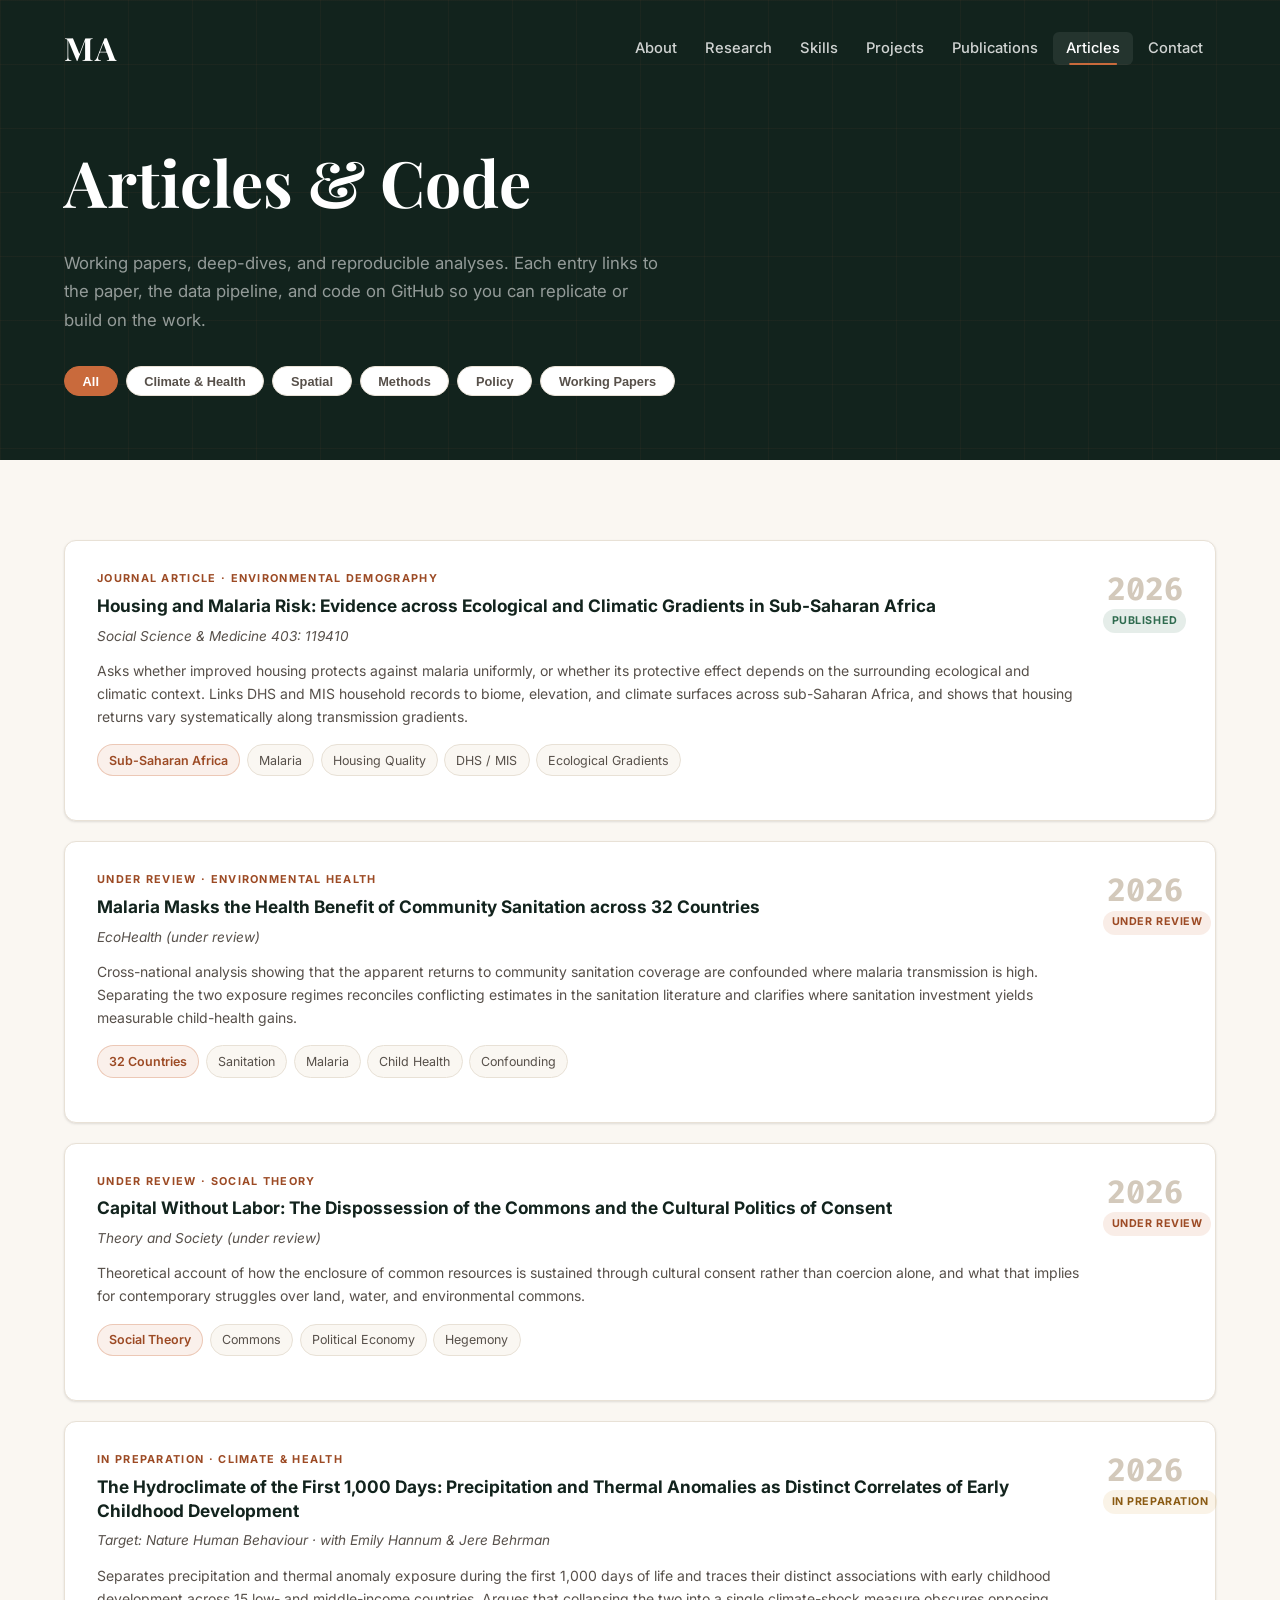
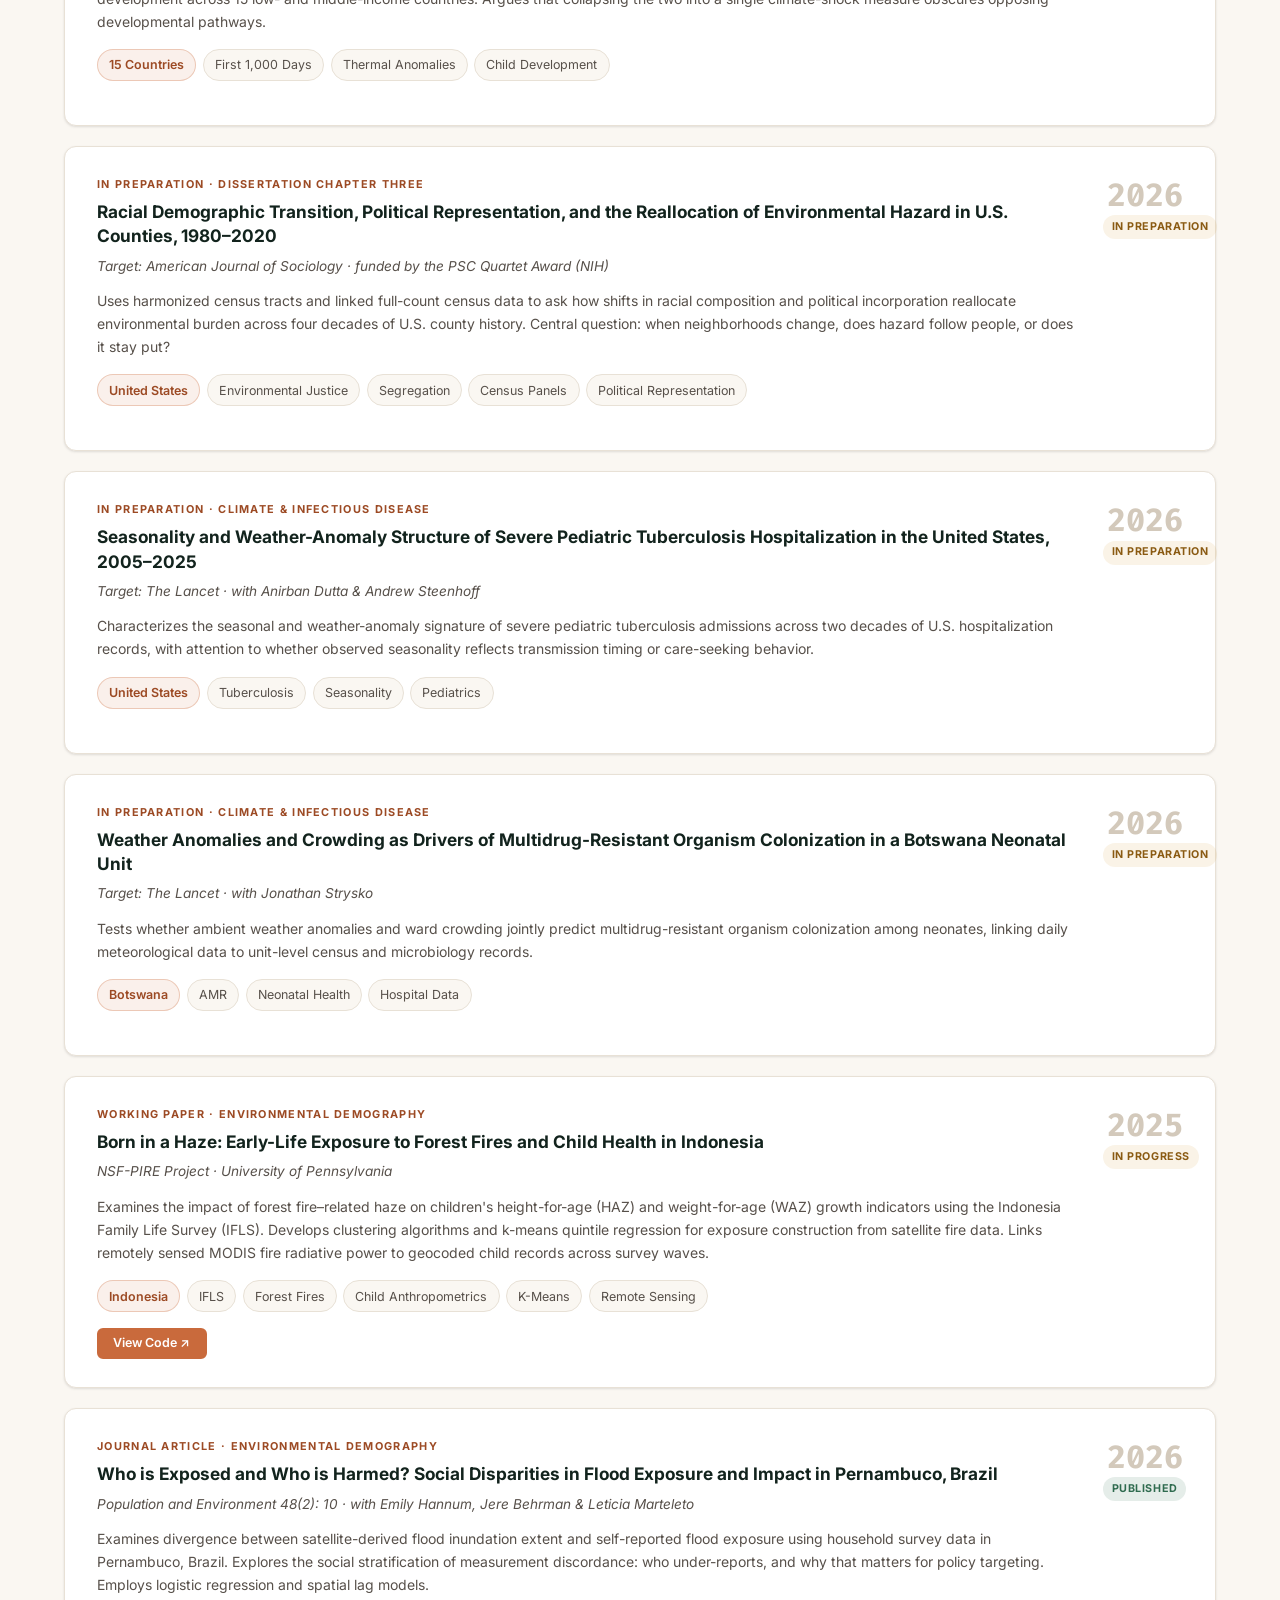
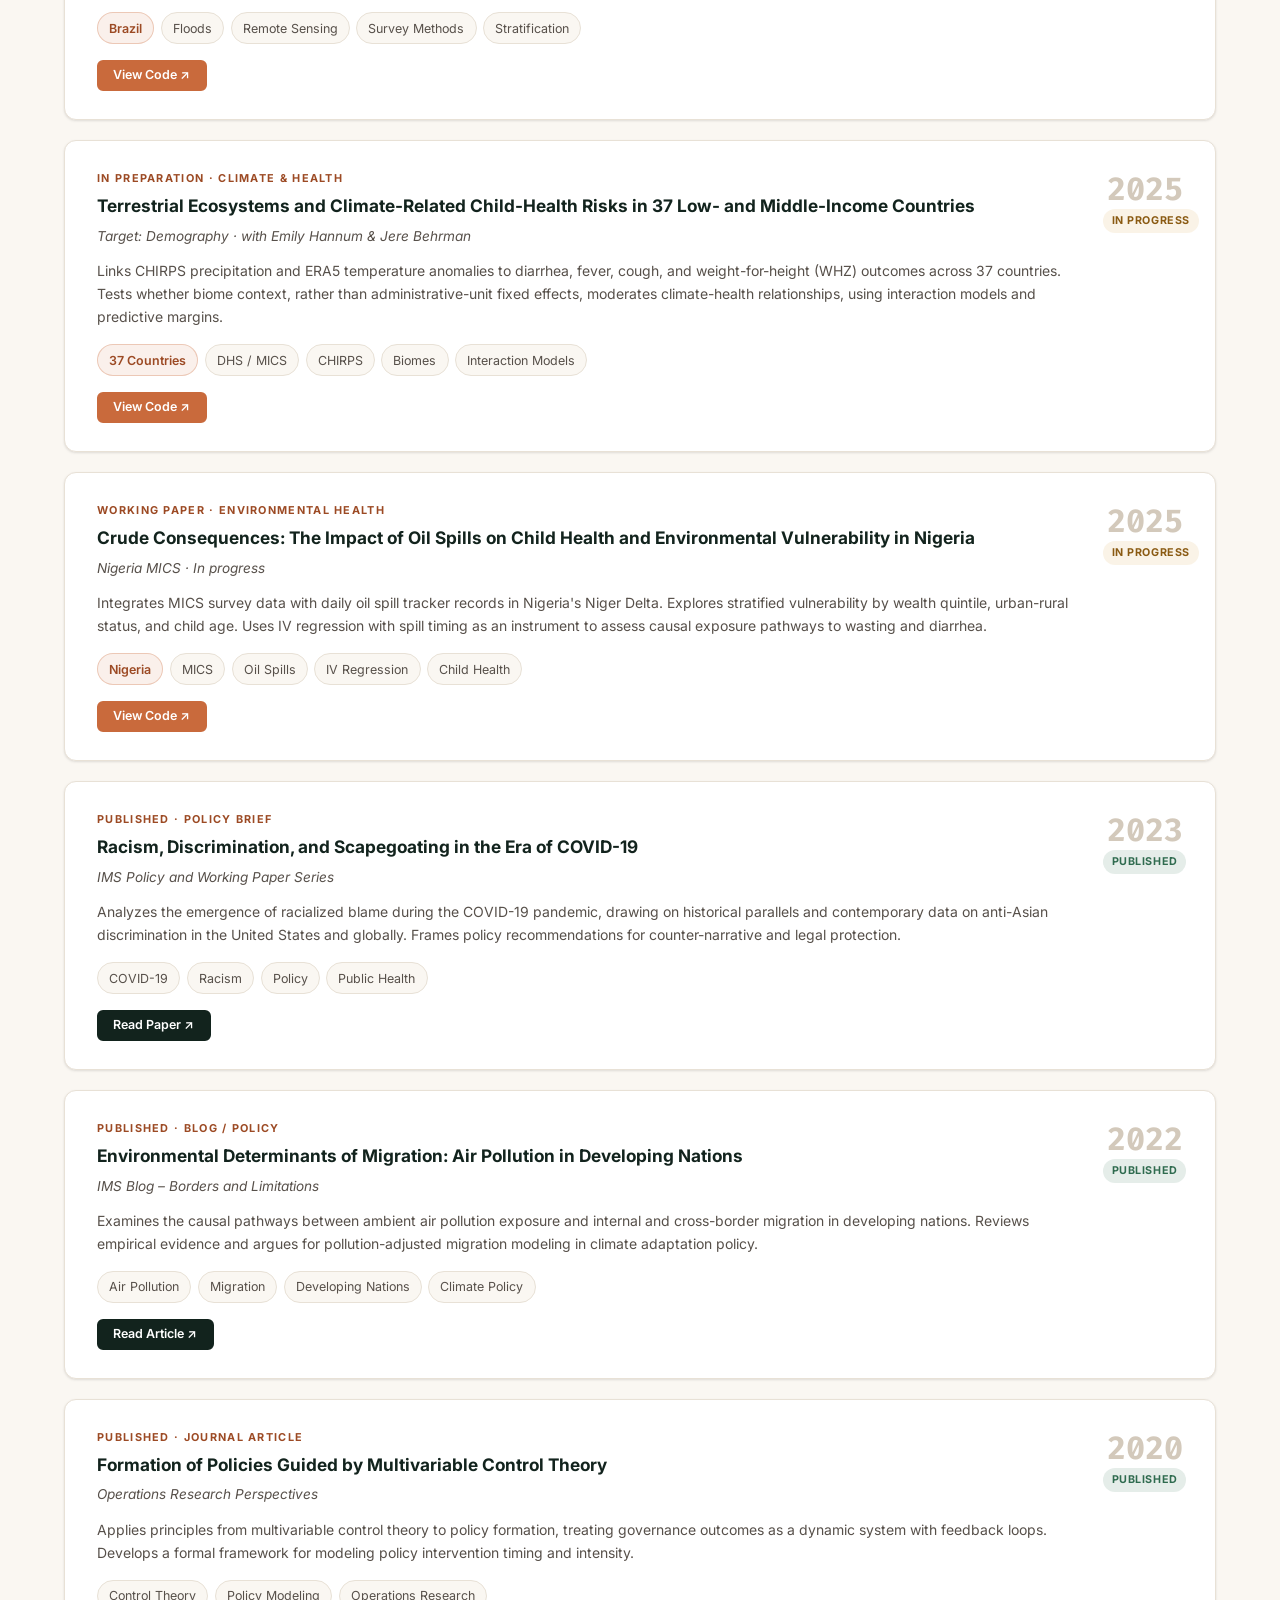
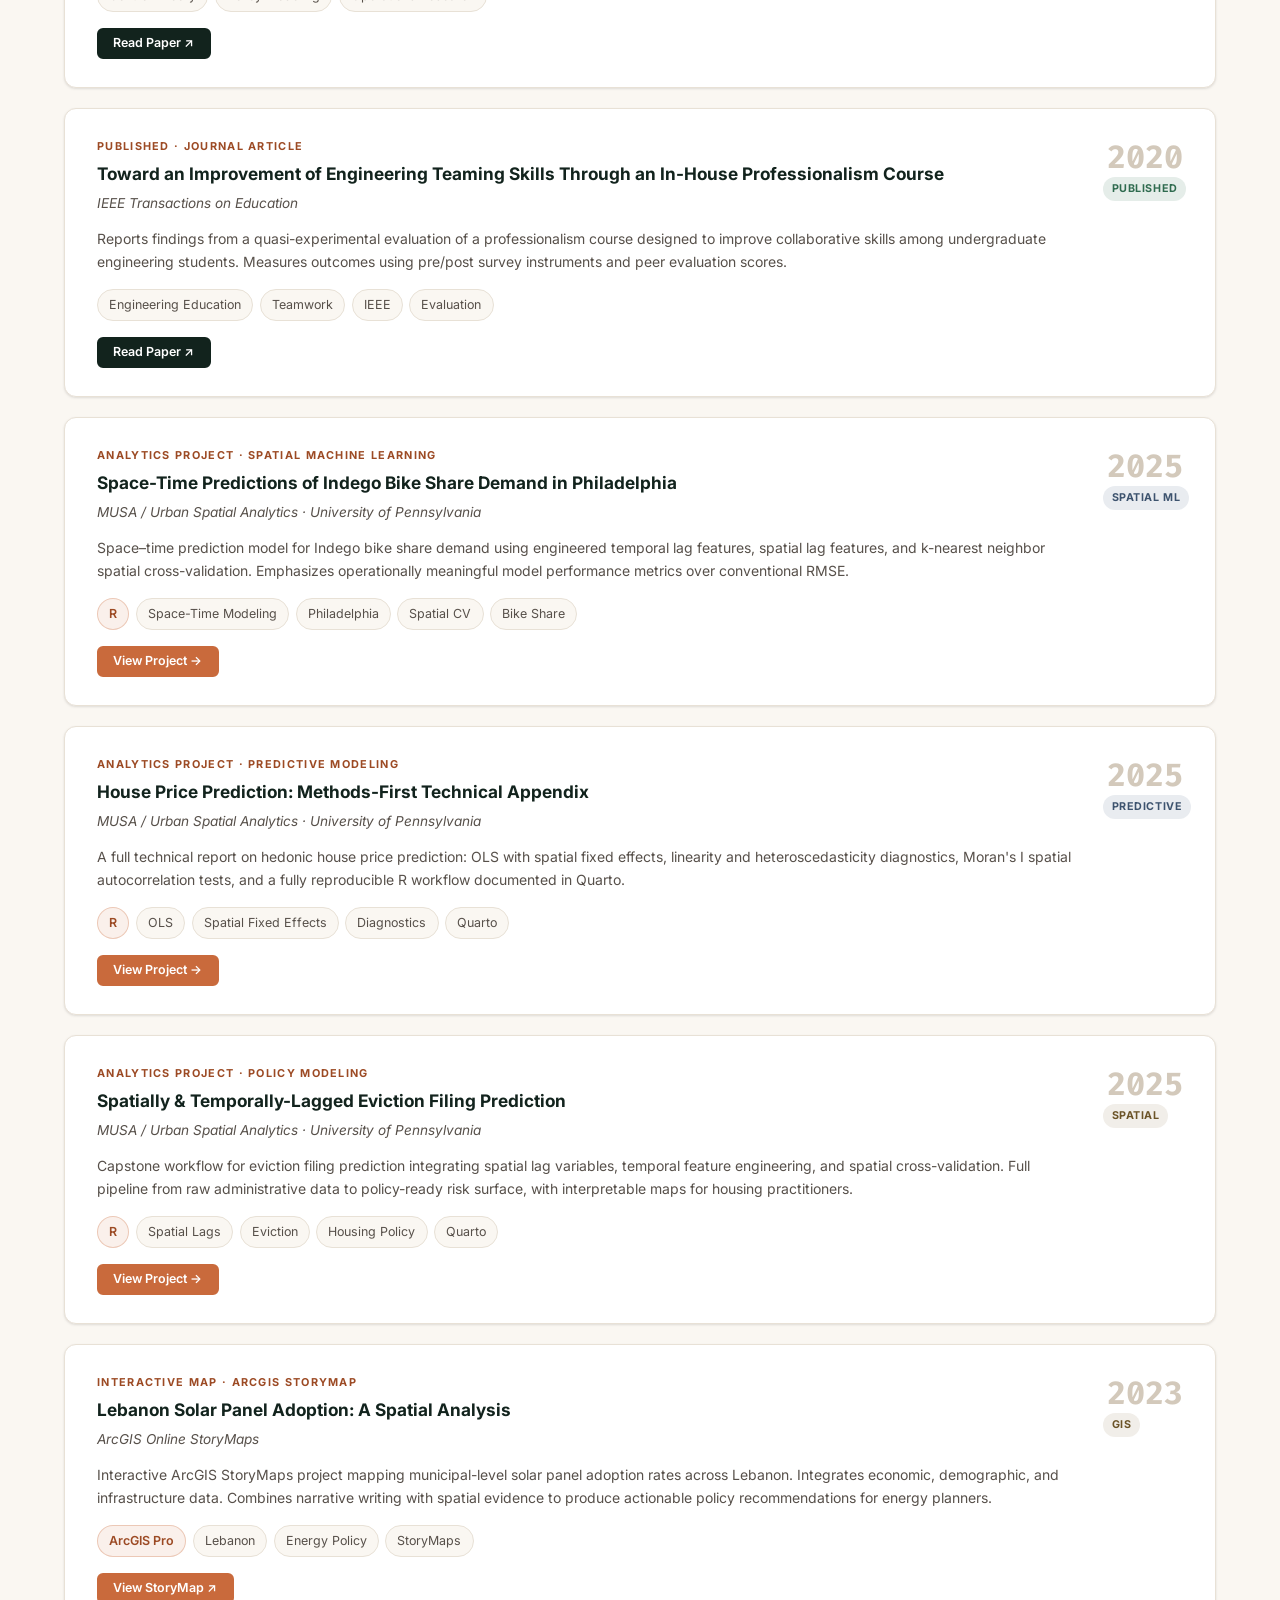
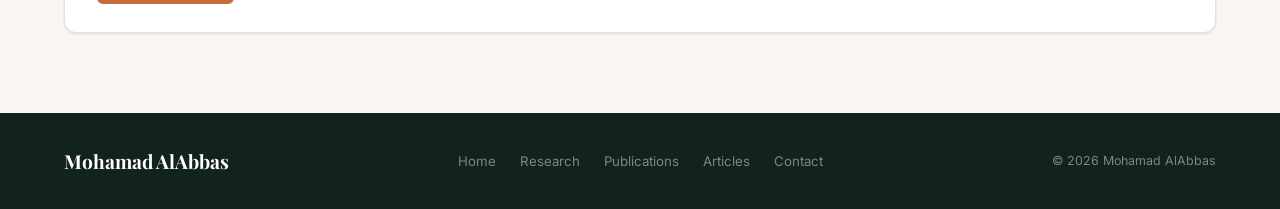
<file: articles.html>
<!DOCTYPE html>
<html lang="en">
<head>
  <meta charset="UTF-8">
  <meta name="viewport" content="width=device-width, initial-scale=1.0">
  <title>Articles &amp; Code | Mohamad AlAbbas</title>
  <meta name="description" content="Articles, working papers, and reproducible code by Mohamad AlAbbas: planetary health, environmental demography, and spatial analytics.">
  <meta name="author" content="Mohamad AlAbbas">
  <link rel="canonical" href="https://mohamadalabbas-phd.github.io/articles.html">

  <!-- Fonts -->
  <link rel="preconnect" href="https://fonts.googleapis.com">
  <link rel="preconnect" href="https://fonts.gstatic.com" crossorigin>
  <link href="https://fonts.googleapis.com/css2?family=Fira+Code:wght@400;500&family=Inter:wght@300;400;500;600;700&family=Playfair+Display:wght@400;600;700&display=swap" rel="stylesheet">

  <link rel="stylesheet" href="css/style.css">
</head>
<body>

<!-- ── NAVIGATION ─────────────────────────────── -->
<nav class="nav scrolled" id="nav" role="navigation" aria-label="Main navigation">
  <div class="container nav__inner">
    <a href="index.html" class="nav__brand" aria-label="Home">MA</a>

    <button class="nav__toggle" id="navToggle" aria-expanded="false" aria-controls="navMenu" aria-label="Toggle navigation">
      <span></span><span></span><span></span>
    </button>

    <ul class="nav__menu" id="navMenu" role="list">
      <li><a href="index.html#about"        class="nav__link">About</a></li>
      <li><a href="index.html#research"     class="nav__link">Research</a></li>
      <li><a href="index.html#skills"       class="nav__link">Skills</a></li>
      <li><a href="index.html#projects"     class="nav__link">Projects</a></li>
      <li><a href="index.html#publications" class="nav__link">Publications</a></li>
      <li><a href="articles.html"           class="nav__link active">Articles</a></li>
      <li><a href="index.html#contact"      class="nav__link">Contact</a></li>
    </ul>
  </div>
</nav>


<!-- ── PAGE HEADER ────────────────────────────── -->
<header class="page-header">
  <div class="container page-header__content">
    <h1>Articles &amp; Code</h1>
    <p>
      Working papers, deep-dives, and reproducible analyses. Each entry links to the paper, the data pipeline,
      and code on GitHub so you can replicate or build on the work.
    </p>

    <!-- Filter buttons -->
    <!--
      HOW TO ADD A NEW ARTICLE
      ─────────────────────────
      1. Copy one of the <div class="article-card"> blocks below.
      2. Update: title, venue, year, description, tags, and links.
      3. Set data-cat to a comma-separated list from:
            env-health | spatial | methods | policy | working-paper
         This controls which filter button shows/hides the card.
      4. Update the article-card__year span.
      5. Add [Read Paper], [View Code], and/or [Blog Post] links inside article-card__links.
    -->
    <div class="articles-filter" role="group" aria-label="Filter articles">
      <button class="filter-btn active" data-filter="all">All</button>
      <button class="filter-btn" data-filter="env-health">Climate &amp; Health</button>
      <button class="filter-btn" data-filter="spatial">Spatial</button>
      <button class="filter-btn" data-filter="methods">Methods</button>
      <button class="filter-btn" data-filter="policy">Policy</button>
      <button class="filter-btn" data-filter="working-paper">Working Papers</button>
    </div>
  </div>
</header>


<!-- ── ARTICLES ───────────────────────────────── -->
<section class="section">
  <div class="container">
    <div class="articles__grid">

      <!-- ══════════════════════════════════════════
           WORKING PAPERS / ONGOING RESEARCH
           ══════════════════════════════════════════ -->

      <!--
        ┌──────────────────────────────────────────────────────────┐
        │  TEMPLATE — copy this block and fill in your details      │
        └──────────────────────────────────────────────────────────┘
        <div class="article-card reveal" data-cat="env-health,working-paper">
          <div class="article-card__body">
            <div class="article-card__type">Working Paper</div>
            <h3>Your Title Here</h3>
            <div class="article-card__venue">Journal / Conference / Blog · Co-authors if any</div>
            <p class="article-card__desc">
              Short abstract or description (2–4 sentences).
            </p>
            <div class="article-card__tags">
              <span class="tag">Tag 1</span>
              <span class="tag">Tag 2</span>
            </div>
            <div class="article-card__links">
              <a href="#" class="btn btn-sm btn-dark" target="_blank" rel="noopener">Read Paper ↗</a>
              <a href="#" class="btn btn-sm btn-accent" target="_blank" rel="noopener">View Code ↗</a>
              <a href="#" class="btn btn-sm btn-outline-dark" target="_blank" rel="noopener">Blog Post ↗</a>
            </div>
          </div>
          <div class="article-card__meta">
            <div class="article-card__year">2025</div>
            <span class="badge badge--progress">In Progress</span>
          </div>
        </div>
      -->

      <div class="article-card reveal" data-cat="env-health,spatial">
        <div class="article-card__body">
          <div class="article-card__type">Journal Article · Environmental Demography</div>
          <h3>Housing and Malaria Risk: Evidence across Ecological and Climatic Gradients in Sub-Saharan Africa</h3>
          <div class="article-card__venue">Social Science &amp; Medicine 403: 119410</div>
          <p class="article-card__desc">
            Asks whether improved housing protects against malaria uniformly, or whether its
            protective effect depends on the surrounding ecological and climatic context. Links
            DHS and MIS household records to biome, elevation, and climate surfaces across
            sub-Saharan Africa, and shows that housing returns vary systematically along
            transmission gradients.
          </p>
          <div class="article-card__tags">
            <span class="tag tag--highlight">Sub-Saharan Africa</span>
            <span class="tag">Malaria</span>
            <span class="tag">Housing Quality</span>
            <span class="tag">DHS / MIS</span>
            <span class="tag">Ecological Gradients</span>
          </div>
        </div>
        <div class="article-card__meta">
          <div class="article-card__year">2026</div>
          <span class="badge badge--published">Published</span>
        </div>
      </div>

      <div class="article-card reveal" data-cat="env-health,methods">
        <div class="article-card__body">
          <div class="article-card__type">Under Review · Environmental Health</div>
          <h3>Malaria Masks the Health Benefit of Community Sanitation across 32 Countries</h3>
          <div class="article-card__venue">EcoHealth (under review)</div>
          <p class="article-card__desc">
            Cross-national analysis showing that the apparent returns to community sanitation
            coverage are confounded where malaria transmission is high. Separating the two
            exposure regimes reconciles conflicting estimates in the sanitation literature and
            clarifies where sanitation investment yields measurable child-health gains.
          </p>
          <div class="article-card__tags">
            <span class="tag tag--highlight">32 Countries</span>
            <span class="tag">Sanitation</span>
            <span class="tag">Malaria</span>
            <span class="tag">Child Health</span>
            <span class="tag">Confounding</span>
          </div>
        </div>
        <div class="article-card__meta">
          <div class="article-card__year">2026</div>
          <span class="badge badge--review">Under Review</span>
        </div>
      </div>

      <div class="article-card reveal" data-cat="policy">
        <div class="article-card__body">
          <div class="article-card__type">Under Review · Social Theory</div>
          <h3>Capital Without Labor: The Dispossession of the Commons and the Cultural Politics of Consent</h3>
          <div class="article-card__venue">Theory and Society (under review)</div>
          <p class="article-card__desc">
            Theoretical account of how the enclosure of common resources is sustained through
            cultural consent rather than coercion alone, and what that implies for contemporary
            struggles over land, water, and environmental commons.
          </p>
          <div class="article-card__tags">
            <span class="tag tag--highlight">Social Theory</span>
            <span class="tag">Commons</span>
            <span class="tag">Political Economy</span>
            <span class="tag">Hegemony</span>
          </div>
        </div>
        <div class="article-card__meta">
          <div class="article-card__year">2026</div>
          <span class="badge badge--review">Under Review</span>
        </div>
      </div>

      <div class="article-card reveal" data-cat="env-health,working-paper">
        <div class="article-card__body">
          <div class="article-card__type">In Preparation · Climate &amp; Health</div>
          <h3>The Hydroclimate of the First 1,000 Days: Precipitation and Thermal Anomalies as Distinct Correlates of Early Childhood Development</h3>
          <div class="article-card__venue">Target: Nature Human Behaviour · with Emily Hannum &amp; Jere Behrman</div>
          <p class="article-card__desc">
            Separates precipitation and thermal anomaly exposure during the first 1,000 days of
            life and traces their distinct associations with early childhood development across
            15 low- and middle-income countries. Argues that collapsing the two into a single
            climate-shock measure obscures opposing developmental pathways.
          </p>
          <div class="article-card__tags">
            <span class="tag tag--highlight">15 Countries</span>
            <span class="tag">First 1,000 Days</span>
            <span class="tag">Thermal Anomalies</span>
            <span class="tag">Child Development</span>
          </div>
        </div>
        <div class="article-card__meta">
          <div class="article-card__year">2026</div>
          <span class="badge badge--progress">In Preparation</span>
        </div>
      </div>

      <div class="article-card reveal" data-cat="spatial,policy,working-paper">
        <div class="article-card__body">
          <div class="article-card__type">In Preparation · Dissertation Chapter Three</div>
          <h3>Racial Demographic Transition, Political Representation, and the Reallocation of Environmental Hazard in U.S. Counties, 1980–2020</h3>
          <div class="article-card__venue">Target: American Journal of Sociology · funded by the PSC Quartet Award (NIH)</div>
          <p class="article-card__desc">
            Uses harmonized census tracts and linked full-count census data to ask how shifts in
            racial composition and political incorporation reallocate environmental burden across
            four decades of U.S. county history. Central question: when neighborhoods change, does
            hazard follow people, or does it stay put?
          </p>
          <div class="article-card__tags">
            <span class="tag tag--highlight">United States</span>
            <span class="tag">Environmental Justice</span>
            <span class="tag">Segregation</span>
            <span class="tag">Census Panels</span>
            <span class="tag">Political Representation</span>
          </div>
        </div>
        <div class="article-card__meta">
          <div class="article-card__year">2026</div>
          <span class="badge badge--progress">In Preparation</span>
        </div>
      </div>

      <div class="article-card reveal" data-cat="env-health,working-paper">
        <div class="article-card__body">
          <div class="article-card__type">In Preparation · Climate &amp; Infectious Disease</div>
          <h3>Seasonality and Weather-Anomaly Structure of Severe Pediatric Tuberculosis Hospitalization in the United States, 2005–2025</h3>
          <div class="article-card__venue">Target: The Lancet · with Anirban Dutta &amp; Andrew Steenhoff</div>
          <p class="article-card__desc">
            Characterizes the seasonal and weather-anomaly signature of severe pediatric
            tuberculosis admissions across two decades of U.S. hospitalization records, with
            attention to whether observed seasonality reflects transmission timing or
            care-seeking behavior.
          </p>
          <div class="article-card__tags">
            <span class="tag tag--highlight">United States</span>
            <span class="tag">Tuberculosis</span>
            <span class="tag">Seasonality</span>
            <span class="tag">Pediatrics</span>
          </div>
        </div>
        <div class="article-card__meta">
          <div class="article-card__year">2026</div>
          <span class="badge badge--progress">In Preparation</span>
        </div>
      </div>

      <div class="article-card reveal" data-cat="env-health,working-paper">
        <div class="article-card__body">
          <div class="article-card__type">In Preparation · Climate &amp; Infectious Disease</div>
          <h3>Weather Anomalies and Crowding as Drivers of Multidrug-Resistant Organism Colonization in a Botswana Neonatal Unit</h3>
          <div class="article-card__venue">Target: The Lancet · with Jonathan Strysko</div>
          <p class="article-card__desc">
            Tests whether ambient weather anomalies and ward crowding jointly predict
            multidrug-resistant organism colonization among neonates, linking daily meteorological
            data to unit-level census and microbiology records.
          </p>
          <div class="article-card__tags">
            <span class="tag tag--highlight">Botswana</span>
            <span class="tag">AMR</span>
            <span class="tag">Neonatal Health</span>
            <span class="tag">Hospital Data</span>
          </div>
        </div>
        <div class="article-card__meta">
          <div class="article-card__year">2026</div>
          <span class="badge badge--progress">In Preparation</span>
        </div>
      </div>

      <div class="article-card reveal" data-cat="env-health,spatial,working-paper">
        <div class="article-card__body">
          <div class="article-card__type">Working Paper · Environmental Demography</div>
          <h3>Born in a Haze: Early-Life Exposure to Forest Fires and Child Health in Indonesia</h3>
          <div class="article-card__venue">NSF-PIRE Project · University of Pennsylvania</div>
          <p class="article-card__desc">
            Examines the impact of forest fire–related haze on children's height-for-age (HAZ) and weight-for-age
            (WAZ) growth indicators using the Indonesia Family Life Survey (IFLS). Develops clustering algorithms
            and k-means quintile regression for exposure construction from satellite fire data. Links remotely
            sensed MODIS fire radiative power to geocoded child records across survey waves.
          </p>
          <div class="article-card__tags">
            <span class="tag tag--highlight">Indonesia</span>
            <span class="tag">IFLS</span>
            <span class="tag">Forest Fires</span>
            <span class="tag">Child Anthropometrics</span>
            <span class="tag">K-Means</span>
            <span class="tag">Remote Sensing</span>
          </div>
          <div class="article-card__links">
            <a href="https://github.com/MohamadAlAbbas-PhD" class="btn btn-sm btn-accent" target="_blank" rel="noopener">View Code ↗</a>
          </div>
        </div>
        <div class="article-card__meta">
          <div class="article-card__year">2025</div>
          <span class="badge badge--progress">In Progress</span>
        </div>
      </div>

      <div class="article-card reveal" data-cat="env-health,spatial,working-paper">
        <div class="article-card__body">
          <div class="article-card__type">Journal Article · Environmental Demography</div>
          <h3>Who is Exposed and Who is Harmed? Social Disparities in Flood Exposure and Impact in Pernambuco, Brazil</h3>
          <div class="article-card__venue">Population and Environment 48(2): 10 · with Emily Hannum, Jere Behrman &amp; Leticia Marteleto</div>
          <p class="article-card__desc">
            Examines divergence between satellite-derived flood inundation extent and self-reported flood
            exposure using household survey data in Pernambuco, Brazil. Explores the social stratification
            of measurement discordance: who under-reports, and why that matters for policy targeting.
            Employs logistic regression and spatial lag models.
          </p>
          <div class="article-card__tags">
            <span class="tag tag--highlight">Brazil</span>
            <span class="tag">Floods</span>
            <span class="tag">Remote Sensing</span>
            <span class="tag">Survey Methods</span>
            <span class="tag">Stratification</span>
          </div>
          <div class="article-card__links">
            <a href="https://github.com/MohamadAlAbbas-PhD" class="btn btn-sm btn-accent" target="_blank" rel="noopener">View Code ↗</a>
          </div>
        </div>
        <div class="article-card__meta">
          <div class="article-card__year">2026</div>
          <span class="badge badge--published">Published</span>
        </div>
      </div>

      <div class="article-card reveal" data-cat="env-health,spatial,working-paper">
        <div class="article-card__body">
          <div class="article-card__type">In Preparation · Climate &amp; Health</div>
          <h3>Terrestrial Ecosystems and Climate-Related Child-Health Risks in 37 Low- and Middle-Income Countries</h3>
          <div class="article-card__venue">Target: Demography · with Emily Hannum &amp; Jere Behrman</div>
          <p class="article-card__desc">
            Links CHIRPS precipitation and ERA5 temperature anomalies to diarrhea, fever, cough, and
            weight-for-height (WHZ) outcomes across 37 countries. Tests whether biome context,
            rather than administrative-unit fixed effects, moderates climate-health relationships,
            using interaction models and predictive margins.
          </p>
          <div class="article-card__tags">
            <span class="tag tag--highlight">37 Countries</span>
            <span class="tag">DHS / MICS</span>
            <span class="tag">CHIRPS</span>
            <span class="tag">Biomes</span>
            <span class="tag">Interaction Models</span>
          </div>
          <div class="article-card__links">
            <a href="https://github.com/MohamadAlAbbas-PhD" class="btn btn-sm btn-accent" target="_blank" rel="noopener">View Code ↗</a>
          </div>
        </div>
        <div class="article-card__meta">
          <div class="article-card__year">2025</div>
          <span class="badge badge--progress">In Progress</span>
        </div>
      </div>

      <div class="article-card reveal" data-cat="env-health,working-paper">
        <div class="article-card__body">
          <div class="article-card__type">Working Paper · Environmental Health</div>
          <h3>Crude Consequences: The Impact of Oil Spills on Child Health and Environmental Vulnerability in Nigeria</h3>
          <div class="article-card__venue">Nigeria MICS · In progress</div>
          <p class="article-card__desc">
            Integrates MICS survey data with daily oil spill tracker records in Nigeria's Niger Delta.
            Explores stratified vulnerability by wealth quintile, urban-rural status, and child age.
            Uses IV regression with spill timing as an instrument to assess causal exposure pathways
            to wasting and diarrhea.
          </p>
          <div class="article-card__tags">
            <span class="tag tag--highlight">Nigeria</span>
            <span class="tag">MICS</span>
            <span class="tag">Oil Spills</span>
            <span class="tag">IV Regression</span>
            <span class="tag">Child Health</span>
          </div>
          <div class="article-card__links">
            <a href="https://github.com/MohamadAlAbbas-PhD" class="btn btn-sm btn-accent" target="_blank" rel="noopener">View Code ↗</a>
          </div>
        </div>
        <div class="article-card__meta">
          <div class="article-card__year">2025</div>
          <span class="badge badge--progress">In Progress</span>
        </div>
      </div>

      <!-- ══════════════════════════════════════════
           PUBLISHED ARTICLES
           ══════════════════════════════════════════ -->

      <div class="article-card reveal" data-cat="policy">
        <div class="article-card__body">
          <div class="article-card__type">Published · Policy Brief</div>
          <h3>Racism, Discrimination, and Scapegoating in the Era of COVID-19</h3>
          <div class="article-card__venue">IMS Policy and Working Paper Series</div>
          <p class="article-card__desc">
            Analyzes the emergence of racialized blame during the COVID-19 pandemic, drawing on
            historical parallels and contemporary data on anti-Asian discrimination in the United States
            and globally. Frames policy recommendations for counter-narrative and legal protection.
          </p>
          <div class="article-card__tags">
            <span class="tag">COVID-19</span>
            <span class="tag">Racism</span>
            <span class="tag">Policy</span>
            <span class="tag">Public Health</span>
          </div>
          <div class="article-card__links">
            <!-- Update with DOI or URL when available -->
            <a href="#" class="btn btn-sm btn-dark">Read Paper ↗</a>
          </div>
        </div>
        <div class="article-card__meta">
          <div class="article-card__year">2023</div>
          <span class="badge badge--published">Published</span>
        </div>
      </div>

      <div class="article-card reveal" data-cat="env-health,policy">
        <div class="article-card__body">
          <div class="article-card__type">Published · Blog / Policy</div>
          <h3>Environmental Determinants of Migration: Air Pollution in Developing Nations</h3>
          <div class="article-card__venue">IMS Blog – Borders and Limitations</div>
          <p class="article-card__desc">
            Examines the causal pathways between ambient air pollution exposure and internal and
            cross-border migration in developing nations. Reviews empirical evidence and argues for
            pollution-adjusted migration modeling in climate adaptation policy.
          </p>
          <div class="article-card__tags">
            <span class="tag">Air Pollution</span>
            <span class="tag">Migration</span>
            <span class="tag">Developing Nations</span>
            <span class="tag">Climate Policy</span>
          </div>
          <div class="article-card__links">
            <a href="#" class="btn btn-sm btn-dark">Read Article ↗</a>
          </div>
        </div>
        <div class="article-card__meta">
          <div class="article-card__year">2022</div>
          <span class="badge badge--published">Published</span>
        </div>
      </div>

      <div class="article-card reveal" data-cat="methods,policy">
        <div class="article-card__body">
          <div class="article-card__type">Published · Journal Article</div>
          <h3>Formation of Policies Guided by Multivariable Control Theory</h3>
          <div class="article-card__venue">Operations Research Perspectives</div>
          <p class="article-card__desc">
            Applies principles from multivariable control theory to policy formation, treating
            governance outcomes as a dynamic system with feedback loops. Develops a formal framework
            for modeling policy intervention timing and intensity.
          </p>
          <div class="article-card__tags">
            <span class="tag">Control Theory</span>
            <span class="tag">Policy Modeling</span>
            <span class="tag">Operations Research</span>
          </div>
          <div class="article-card__links">
            <a href="#" class="btn btn-sm btn-dark">Read Paper ↗</a>
          </div>
        </div>
        <div class="article-card__meta">
          <div class="article-card__year">2020</div>
          <span class="badge badge--published">Published</span>
        </div>
      </div>

      <div class="article-card reveal" data-cat="methods">
        <div class="article-card__body">
          <div class="article-card__type">Published · Journal Article</div>
          <h3>Toward an Improvement of Engineering Teaming Skills Through an In-House Professionalism Course</h3>
          <div class="article-card__venue">IEEE Transactions on Education</div>
          <p class="article-card__desc">
            Reports findings from a quasi-experimental evaluation of a professionalism course designed
            to improve collaborative skills among undergraduate engineering students. Measures outcomes
            using pre/post survey instruments and peer evaluation scores.
          </p>
          <div class="article-card__tags">
            <span class="tag">Engineering Education</span>
            <span class="tag">Teamwork</span>
            <span class="tag">IEEE</span>
            <span class="tag">Evaluation</span>
          </div>
          <div class="article-card__links">
            <a href="#" class="btn btn-sm btn-dark">Read Paper ↗</a>
          </div>
        </div>
        <div class="article-card__meta">
          <div class="article-card__year">2020</div>
          <span class="badge badge--published">Published</span>
        </div>
      </div>

      <!-- ══════════════════════════════════════════
           SPATIAL / ANALYTICS PROJECTS
           ══════════════════════════════════════════ -->

      <div class="article-card reveal" data-cat="spatial,methods">
        <div class="article-card__body">
          <div class="article-card__type">Analytics Project · Spatial Machine Learning</div>
          <h3>Space-Time Predictions of Indego Bike Share Demand in Philadelphia</h3>
          <div class="article-card__venue">MUSA / Urban Spatial Analytics · University of Pennsylvania</div>
          <p class="article-card__desc">
            Space–time prediction model for Indego bike share demand using engineered temporal lag features,
            spatial lag features, and k-nearest neighbor spatial cross-validation. Emphasizes operationally
            meaningful model performance metrics over conventional RMSE.
          </p>
          <div class="article-card__tags">
            <span class="tag tag--highlight">R</span>
            <span class="tag">Space-Time Modeling</span>
            <span class="tag">Philadelphia</span>
            <span class="tag">Spatial CV</span>
            <span class="tag">Bike Share</span>
          </div>
          <div class="article-card__links">
            <a href="projects/indego-bikeshare/" class="btn btn-sm btn-accent">View Project →</a>
          </div>
        </div>
        <div class="article-card__meta">
          <div class="article-card__year">2025</div>
          <span class="badge badge--methods">Spatial ML</span>
        </div>
      </div>

      <div class="article-card reveal" data-cat="spatial,methods">
        <div class="article-card__body">
          <div class="article-card__type">Analytics Project · Predictive Modeling</div>
          <h3>House Price Prediction: Methods-First Technical Appendix</h3>
          <div class="article-card__venue">MUSA / Urban Spatial Analytics · University of Pennsylvania</div>
          <p class="article-card__desc">
            A full technical report on hedonic house price prediction: OLS with spatial fixed effects,
            linearity and heteroscedasticity diagnostics, Moran's I spatial autocorrelation tests,
            and a fully reproducible R workflow documented in Quarto.
          </p>
          <div class="article-card__tags">
            <span class="tag tag--highlight">R</span>
            <span class="tag">OLS</span>
            <span class="tag">Spatial Fixed Effects</span>
            <span class="tag">Diagnostics</span>
            <span class="tag">Quarto</span>
          </div>
          <div class="article-card__links">
            <a href="projects/house-pricing/" class="btn btn-sm btn-accent">View Project →</a>
          </div>
        </div>
        <div class="article-card__meta">
          <div class="article-card__year">2025</div>
          <span class="badge badge--methods">Predictive</span>
        </div>
      </div>

      <div class="article-card reveal" data-cat="spatial,policy,methods">
        <div class="article-card__body">
          <div class="article-card__type">Analytics Project · Policy Modeling</div>
          <h3>Spatially &amp; Temporally-Lagged Eviction Filing Prediction</h3>
          <div class="article-card__venue">MUSA / Urban Spatial Analytics · University of Pennsylvania</div>
          <p class="article-card__desc">
            Capstone workflow for eviction filing prediction integrating spatial lag variables, temporal
            feature engineering, and spatial cross-validation. Full pipeline from raw administrative data
            to policy-ready risk surface, with interpretable maps for housing practitioners.
          </p>
          <div class="article-card__tags">
            <span class="tag tag--highlight">R</span>
            <span class="tag">Spatial Lags</span>
            <span class="tag">Eviction</span>
            <span class="tag">Housing Policy</span>
            <span class="tag">Quarto</span>
          </div>
          <div class="article-card__links">
            <a href="projects/eviction-prediction/" class="btn btn-sm btn-accent">View Project →</a>
          </div>
        </div>
        <div class="article-card__meta">
          <div class="article-card__year">2025</div>
          <span class="badge badge--spatial">Spatial</span>
        </div>
      </div>

      <div class="article-card reveal" data-cat="spatial,policy">
        <div class="article-card__body">
          <div class="article-card__type">Interactive Map · ArcGIS StoryMap</div>
          <h3>Lebanon Solar Panel Adoption: A Spatial Analysis</h3>
          <div class="article-card__venue">ArcGIS Online StoryMaps</div>
          <p class="article-card__desc">
            Interactive ArcGIS StoryMaps project mapping municipal-level solar panel adoption rates
            across Lebanon. Integrates economic, demographic, and infrastructure data. Combines narrative
            writing with spatial evidence to produce actionable policy recommendations for energy planners.
          </p>
          <div class="article-card__tags">
            <span class="tag tag--highlight">ArcGIS Pro</span>
            <span class="tag">Lebanon</span>
            <span class="tag">Energy Policy</span>
            <span class="tag">StoryMaps</span>
          </div>
          <div class="article-card__links">
            <a href="https://storymaps.arcgis.com/stories/3d8987d329064940b62db4431ac9ac99" class="btn btn-sm btn-accent" target="_blank" rel="noopener">View StoryMap ↗</a>
          </div>
        </div>
        <div class="article-card__meta">
          <div class="article-card__year">2023</div>
          <span class="badge badge--spatial">GIS</span>
        </div>
      </div>

    </div><!-- /articles__grid -->
  </div>
</section>


<!-- ── FOOTER ─────────────────────────────────── -->
<footer class="footer" role="contentinfo">
  <div class="container footer__inner">
    <span class="footer__brand">Mohamad AlAbbas</span>
    <nav class="footer__nav" aria-label="Footer navigation">
      <a href="index.html">Home</a>
      <a href="index.html#research">Research</a>
      <a href="index.html#publications">Publications</a>
      <a href="articles.html">Articles</a>
      <a href="index.html#contact">Contact</a>
    </nav>
    <span class="footer__copy">© <span class="js-year"></span> Mohamad AlAbbas</span>
  </div>
</footer>

<script src="js/main.js"></script>
</body>
</html>
</file>
<file: css/style.css>
/* =============================================
   MOHAMAD AL-ABBAS · PERSONAL WEBSITE
   style.css
   ============================================= */

/* === CUSTOM PROPERTIES === */
:root {
  --ink:           #12231d;
  --ink-mid:       #1c352c;
  --ink-light:     #2f5748;
  --accent:        #c96a3c;
  --accent-dark:   #9c4a24;
  --accent-light:  #eaa87f;
  --gold:          #d29a3d;

  --bg:          #faf7f2;
  --bg-alt:      #f2ece3;
  --white:       #ffffff;

  --text:        #1b1815;
  --text-muted:  #57504a;
  --text-light:  #9a918a;
  --border:      #e8e1d6;
  --border-dark: #d3c9bb;

  --font-body:    'Inter', -apple-system, BlinkMacSystemFont, sans-serif;
  --font-heading: 'Playfair Display', Georgia, serif;
  --font-mono:    'Fira Code', 'Cascadia Code', 'Courier New', monospace;

  --section-py:    5rem;
  --container-max: 1200px;
  --container-px:  1.5rem;

  --radius-sm: 6px;
  --radius:    12px;
  --radius-lg: 20px;

  --shadow:    0 1px 3px rgba(0,0,0,.08), 0 1px 2px rgba(0,0,0,.04);
  --shadow-md: 0 4px 16px rgba(0,0,0,.08);
  --shadow-lg: 0 10px 40px rgba(0,0,0,.10);

  --transition:      .25s ease;
  --transition-slow: .45s ease;
}

/* === RESET === */
*, *::before, *::after { box-sizing: border-box; margin: 0; padding: 0; }

html {
  scroll-behavior: smooth;
  scroll-padding-top: 96px;
  background: var(--ink); /* prevents white flash at top */
}

body {
  font-family: var(--font-body);
  font-size: 16px;
  line-height: 1.7;
  color: var(--text);
  background: var(--bg);
  -webkit-font-smoothing: antialiased;
}

img { max-width: 100%; height: auto; display: block; }

a { color: var(--accent-dark); text-decoration: none; transition: color var(--transition); }
a:hover { color: var(--accent); }

ul { list-style: none; }

/* === LAYOUT === */
.container {
  max-width: var(--container-max);
  margin: 0 auto;
  padding: 0 var(--container-px);
}

.section           { padding: var(--section-py) 0; }
.section--alt      { background: var(--bg-alt); }
.section--dark     { background: var(--ink); color: var(--white); }
.section__header   { margin-bottom: 3rem; }

.section__title {
  font-size: clamp(1.8rem, 4vw, 2.5rem);
  font-weight: 700;
  margin-bottom: .6rem;
  color: var(--ink);
  font-family: var(--font-heading);
  line-height: 1.15;
}
.section__title--light { color: var(--white); }

.section__subtitle {
  font-size: 1.05rem;
  color: var(--text-muted);
  max-width: 600px;
  margin-bottom: 0;
}
.section__subtitle--light { color: rgba(255,255,255,.55); }

/* === BUTTONS === */
.btn {
  display: inline-flex;
  align-items: center;
  gap: .5rem;
  padding: .7rem 1.4rem;
  border-radius: var(--radius-sm);
  font-family: var(--font-body);
  font-size: .875rem;
  font-weight: 600;
  cursor: pointer;
  transition: all var(--transition);
  text-decoration: none;
  border: 2px solid transparent;
  white-space: nowrap;
  line-height: 1;
}

.btn-primary {
  background: var(--accent);
  color: var(--white);
  border-color: var(--accent);
}
.btn-primary:hover {
  background: var(--accent-dark);
  border-color: var(--accent-dark);
  color: var(--white);
  transform: translateY(-2px);
  box-shadow: 0 6px 20px rgba(201,106,60,.35);
}

.btn-outline {
  background: transparent;
  color: var(--white);
  border-color: rgba(255,255,255,.35);
}
.btn-outline:hover {
  border-color: var(--white);
  background: rgba(255,255,255,.1);
  color: var(--white);
  transform: translateY(-2px);
}

.btn-ghost {
  background: transparent;
  color: rgba(255,255,255,.6);
  border-color: transparent;
}
.btn-ghost:hover {
  color: var(--white);
  border-color: rgba(255,255,255,.25);
}

.btn-accent {
  background: var(--accent);
  color: var(--white);
  border-color: var(--accent);
}
.btn-accent:hover {
  background: var(--accent-dark);
  border-color: var(--accent-dark);
  color: var(--white);
  transform: translateY(-2px);
}

.btn-dark {
  background: var(--ink);
  color: var(--white);
  border-color: var(--ink);
}
.btn-dark:hover {
  background: var(--ink-mid);
  border-color: var(--ink-mid);
  color: var(--white);
  transform: translateY(-2px);
}

.btn-sm { padding: .45rem .9rem; font-size: .78rem; }

/* === NAVIGATION === */
.nav {
  position: fixed;
  top: 0; left: 0; right: 0;
  z-index: 1000;
  background: transparent;
  transition: background .4s ease, box-shadow .4s ease;
}

.nav.scrolled {
  background: var(--ink);
  box-shadow: 0 2px 24px rgba(0,0,0,.4);
}

.nav__inner {
  display: flex;
  align-items: center;
  justify-content: space-between;
  height: 96px;
  transition: height .4s ease;
}

.nav.scrolled .nav__inner {
  height: 60px;
}

/* ── Brand (MA) ── */
.nav__brand {
  font-family: var(--font-heading);
  font-size: 2rem;
  font-weight: 700;
  color: var(--white);
  letter-spacing: .04em;
  transition: color .25s ease, font-size .4s ease;
  white-space: nowrap;
  position: relative;
  z-index: 2;
}
.nav.scrolled .nav__brand {
  font-size: 1.5rem;
  cursor: pointer;
}
/* Pulsing accent dot after MA when scrolled — hints it's clickable */
.nav.scrolled .nav__brand::after {
  content: '';
  display: inline-block;
  width: 6px; height: 6px;
  background: var(--accent);
  border-radius: 50%;
  margin-left: 7px;
  vertical-align: middle;
  animation: navdot 2s ease-in-out infinite;
}
.nav.scrolled.nav--expanded .nav__brand::after {
  background: rgba(255,255,255,.4);
  animation: none;
}
@keyframes navdot {
  0%, 100% { opacity: 1;   transform: scale(1); }
  50%       { opacity: .35; transform: scale(.6); }
}
.nav__brand:hover { color: var(--accent); }

/* ── Nav menu — visible by default, hides on scroll ── */
.nav__menu {
  display: flex;
  align-items: center;
  gap: .15rem;
  transition: opacity .35s ease, transform .35s ease, visibility .35s ease;
}

/* Hide links when scrolled but NOT expanded */
.nav.scrolled:not(.nav--expanded) .nav__menu {
  opacity: 0;
  visibility: hidden;
  pointer-events: none;
  transform: translateX(12px);
}

/* Show links when scrolled + expanded (MA clicked) */
.nav.scrolled.nav--expanded .nav__menu {
  opacity: 1;
  visibility: visible;
  pointer-events: auto;
  transform: translateX(0);
}

.nav__link {
  color: rgba(255,255,255,.8);
  font-size: .92rem;
  font-weight: 500;
  padding: .45rem .8rem;
  border-radius: var(--radius-sm);
  transition: all var(--transition);
  position: relative;
}
.nav__link:hover,
.nav__link.active {
  color: var(--white);
  background: rgba(255,255,255,.08);
}
.nav__link::after {
  content: '';
  position: absolute;
  bottom: 0; left: 50%;
  transform: translateX(-50%) scaleX(0);
  width: 60%; height: 2px;
  background: var(--accent);
  border-radius: 2px;
  transition: transform var(--transition);
}
.nav__link.active::after { transform: translateX(-50%) scaleX(1); }

.nav__toggle {
  display: none;
  flex-direction: column;
  gap: 5px;
  background: none;
  border: none;
  cursor: pointer;
  padding: .5rem;
}
.nav__toggle span {
  display: block;
  width: 22px; height: 2px;
  background: var(--white);
  border-radius: 2px;
  transition: all var(--transition);
}
.nav__toggle.active span:nth-child(1) { transform: rotate(45deg) translate(5px, 5px); }
.nav__toggle.active span:nth-child(2) { opacity: 0; }
.nav__toggle.active span:nth-child(3) { transform: rotate(-45deg) translate(5px, -5px); }

/* === HERO === */
.hero {
  position: relative;
  min-height: 100vh;
  display: flex;
  align-items: center;
  background: var(--ink);
  overflow: hidden;
}

.hero::before {
  content: '';
  position: absolute; inset: 0;
  background-image:
    linear-gradient(rgba(201,106,60,.06) 1px, transparent 1px),
    linear-gradient(90deg, rgba(201,106,60,.06) 1px, transparent 1px);
  background-size: 64px 64px;
  animation: gridFloat 25s ease-in-out infinite;
}

.hero::after {
  content: '';
  position: absolute; inset: 0;
  background: radial-gradient(ellipse 90% 80% at 50% 60%, transparent 30%, var(--ink) 80%);
}

@keyframes gridFloat {
  0%,100% { background-position: 0 0; }
  50%      { background-position: 32px 32px; }
}

.hero__content {
  position: relative;
  z-index: 2;
  padding: 8rem 0 5rem;
  max-width: 820px;
}

.hero__eyebrow {
  display: inline-block;
  font-size: .72rem;
  font-weight: 600;
  letter-spacing: .14em;
  text-transform: uppercase;
  color: var(--accent);
  margin-bottom: 1.5rem;
}

.hero__name {
  font-family: var(--font-heading);
  font-size: clamp(3.5rem, 8vw, 6.5rem);
  font-weight: 700;
  color: var(--white);
  line-height: 1.0;
  margin-bottom: 1.25rem;
  letter-spacing: -.03em;
}

.hero__role {
  font-size: clamp(1rem, 2.5vw, 1.2rem);
  color: rgba(255,255,255,.7);
  font-weight: 400;
  line-height: 1.6;
  margin-bottom: 1.25rem;
}

.hero__university {
  color: var(--accent-light);
  font-weight: 500;
}

.hero__tagline {
  font-size: 1rem;
  color: rgba(255,255,255,.42);
  max-width: 520px;
  margin-bottom: 2.5rem;
  font-style: italic;
  line-height: 1.75;
}

.hero__cta {
  display: flex;
  flex-wrap: wrap;
  gap: .9rem;
  margin-bottom: 2.75rem;
}

.hero__social {
  display: flex;
  align-items: center;
  gap: .6rem;
}

.social-icon {
  display: flex; align-items: center; justify-content: center;
  width: 40px; height: 40px;
  border-radius: 50%;
  border: 1.5px solid rgba(255,255,255,.18);
  color: rgba(255,255,255,.55);
  transition: all var(--transition);
}
.social-icon:hover {
  border-color: var(--accent);
  color: var(--accent);
  background: rgba(201,106,60,.12);
  transform: translateY(-3px);
}

.hero__scroll {
  position: absolute;
  bottom: 2.5rem; left: 50%;
  transform: translateX(-50%);
  z-index: 2;
  color: rgba(255,255,255,.3);
  display: flex; flex-direction: column; align-items: center;
  gap: .4rem;
  font-size: .7rem;
  letter-spacing: .12em;
  text-transform: uppercase;
  animation: scrollBounce 2.5s ease-in-out infinite;
  text-decoration: none;
}
.hero__scroll:hover { color: var(--accent); }

@keyframes scrollBounce {
  0%,100% { transform: translateX(-50%) translateY(0); }
  50%      { transform: translateX(-50%) translateY(8px); }
}

/* === ABOUT === */
.about__grid {
  display: grid;
  grid-template-columns: 300px 1fr;
  gap: 4rem;
  align-items: start;
}

.about__photo-wrap { text-align: center; margin-bottom: 1.75rem; }

.about__photo {
  width: 180px; height: 180px;
  border-radius: 50%;
  background: linear-gradient(135deg, var(--ink-light), var(--accent-dark));
  display: flex; align-items: center; justify-content: center;
  margin: 0 auto;
  font-family: var(--font-heading);
  font-size: 2.75rem;
  font-weight: 700;
  color: var(--white);
  border: 4px solid var(--accent);
  box-shadow: 0 0 0 8px rgba(201,106,60,.1);
}

/* Replace this with an actual <img> once you have a photo */
.about__photo img {
  width: 100%; height: 100%;
  border-radius: 50%;
  object-fit: cover;
}

.about__meta {
  background: var(--white);
  border-radius: var(--radius);
  padding: 1.25rem 1.5rem;
  box-shadow: var(--shadow);
  margin-bottom: 1.25rem;
  border: 1px solid var(--border);
}

.meta-item {
  padding: .55rem 0;
  border-bottom: 1px solid var(--border);
  display: flex; flex-direction: column; gap: .1rem;
}
.meta-item:last-child { border-bottom: none; }

.meta-label {
  font-size: .68rem;
  font-weight: 700;
  text-transform: uppercase;
  letter-spacing: .08em;
  color: var(--text-light);
}
.meta-value {
  font-size: .85rem;
  color: var(--text);
  font-weight: 500;
}

.about__awards-box {
  background: var(--white);
  border-radius: var(--radius);
  padding: 1.25rem 1.5rem;
  box-shadow: var(--shadow);
  border: 1px solid var(--border);
}

.about__awards-box h3 {
  font-family: var(--font-body);
  font-size: .7rem;
  font-weight: 700;
  text-transform: uppercase;
  letter-spacing: .08em;
  color: var(--text-light);
  margin-bottom: .75rem;
}

.about__awards-box ul { display: flex; flex-direction: column; gap: .4rem; }

.about__awards-box li {
  font-size: .82rem;
  color: var(--text-muted);
  padding-left: 1rem;
  position: relative;
  line-height: 1.45;
}
.about__awards-box li::before {
  content: '▸';
  position: absolute; left: 0;
  color: var(--accent);
  font-size: .65rem;
  top: 3px;
}

.about__lead {
  font-size: 1.12rem;
  font-weight: 500;
  color: var(--ink);
  margin-bottom: 1.1rem;
  line-height: 1.75;
}
.about__main p {
  color: var(--text-muted);
  margin-bottom: 1rem;
  font-size: .975rem;
}

.education {
  margin-top: 2rem;
  padding-top: 2rem;
  border-top: 1px solid var(--border);
}

.education h3 {
  font-family: var(--font-body);
  font-size: .72rem;
  font-weight: 700;
  text-transform: uppercase;
  letter-spacing: .09em;
  color: var(--text-light);
  margin-bottom: 1rem;
}

.edu-item {
  display: flex;
  gap: 1.25rem;
  align-items: flex-start;
  padding: .65rem 0;
  border-bottom: 1px dashed var(--border);
}
.edu-item:last-child { border-bottom: none; }

.edu-year {
  font-size: .75rem;
  color: var(--accent-dark);
  font-weight: 600;
  white-space: nowrap;
  padding-top: .2rem;
  min-width: 140px;
  font-family: var(--font-mono);
}

.edu-item > div strong {
  display: block;
  font-family: var(--font-heading);
  font-size: .95rem;
  color: var(--ink);
  line-height: 1.3;
}
.edu-item > div span {
  display: block;
  font-size: .82rem;
  color: var(--text-muted);
}
.edu-item > div span + span {
  margin-top: .3rem;
  font-size: .78rem;
  color: var(--text-light);
}

/* === RESEARCH THEMES === */
.themes__grid {
  display: grid;
  grid-template-columns: repeat(auto-fit, minmax(240px, 1fr));
  gap: 1.25rem;
  margin-top: .5rem;
}

.theme-card {
  background: rgba(255,255,255,.04);
  border: 1px solid rgba(255,255,255,.09);
  border-radius: var(--radius);
  padding: 1.75rem;
  transition: all var(--transition);
}
.theme-card:hover {
  background: rgba(201,106,60,.1);
  border-color: rgba(201,106,60,.3);
  transform: translateY(-4px);
}

.theme-card__icon {
  width: 46px; height: 46px;
  background: rgba(201,106,60,.15);
  border-radius: var(--radius-sm);
  display: flex; align-items: center; justify-content: center;
  margin-bottom: 1.1rem;
  color: var(--accent);
}

.theme-card h3 {
  font-size: 1rem;
  color: var(--white);
  margin-bottom: .6rem;
  font-weight: 600;
  line-height: 1.3;
}
.theme-card p {
  font-size: .85rem;
  color: rgba(255,255,255,.48);
  line-height: 1.65;
}

/* === SKILLS === */
.skills__grid {
  display: grid;
  grid-template-columns: repeat(auto-fill, minmax(270px, 1fr));
  gap: 1.25rem;
}

.skill-cat {
  background: var(--white);
  border-radius: var(--radius);
  padding: 1.5rem;
  box-shadow: var(--shadow);
  border: 1px solid var(--border);
}

.skill-cat__title {
  font-family: var(--font-body);
  font-size: .7rem;
  font-weight: 700;
  text-transform: uppercase;
  letter-spacing: .1em;
  color: var(--accent-dark);
  margin-bottom: .9rem;
  display: flex; align-items: center; gap: .5rem;
}

.skill-cat__title svg { flex-shrink: 0; }

.tags {
  display: flex;
  flex-wrap: wrap;
  gap: .45rem;
}

.tag {
  display: inline-block;
  padding: .28rem .7rem;
  background: var(--bg);
  border: 1px solid var(--border);
  border-radius: 100px;
  font-size: .78rem;
  color: var(--text-muted);
  transition: all var(--transition);
  cursor: default;
}
.tag:hover {
  background: var(--accent);
  border-color: var(--accent);
  color: var(--white);
}
.tag--highlight {
  background: rgba(201,106,60,.1);
  border-color: rgba(201,106,60,.3);
  color: var(--accent-dark);
  font-weight: 600;
}
.tag--gold {
  background: rgba(210,154,61,.1);
  border-color: rgba(210,154,61,.3);
  color: #8a5a12;
}

/* === PROJECTS === */
.projects__tabs {
  display: flex; gap: .5rem; flex-wrap: wrap;
  margin-bottom: 2.25rem;
}

.tab-btn {
  padding: .45rem 1.2rem;
  border: 2px solid var(--border);
  background: var(--white);
  border-radius: 100px;
  font-size: .83rem;
  font-weight: 600;
  color: var(--text-muted);
  cursor: pointer;
  transition: all var(--transition);
}
.tab-btn:hover, .tab-btn.active {
  border-color: var(--accent);
  background: var(--accent);
  color: var(--white);
}

.project-group { display: contents; }

.projects__grid {
  display: grid;
  grid-template-columns: repeat(auto-fill, minmax(320px, 1fr));
  gap: 1.25rem;
}

.project-card {
  background: var(--white);
  border-radius: var(--radius);
  padding: 1.6rem;
  box-shadow: var(--shadow);
  border: 1px solid var(--border);
  transition: all var(--transition);
  display: flex; flex-direction: column;
}
.project-card:hover {
  transform: translateY(-4px);
  box-shadow: var(--shadow-lg);
  border-color: rgba(201,106,60,.4);
}

.project-card__top {
  display: flex;
  justify-content: space-between;
  align-items: flex-start;
  margin-bottom: .9rem;
}

.project-card h3 {
  font-size: .95rem;
  font-weight: 700;
  color: var(--ink);
  line-height: 1.4;
  margin-bottom: .6rem;
  flex: 1;
}

.project-card p {
  font-size: .85rem;
  color: var(--text-muted);
  line-height: 1.65;
  flex: 1;
  margin-bottom: 1rem;
}

.project-card__tags { display: flex; flex-wrap: wrap; gap: .35rem; margin-bottom: 1rem; }

.project-card__links {
  display: flex; gap: .7rem; align-items: center;
  margin-top: auto;
}

.card-note {
  font-size: .74rem;
  font-style: italic;
  color: var(--text-light);
  margin-bottom: .7rem;
}

/* === DISSERTATION === */
.diss__intro {
  max-width: 760px;
  margin-bottom: 2.5rem;
}
.diss__intro p {
  color: var(--text-muted);
  margin-bottom: 1rem;
}
.diss__intro p:first-child {
  font-size: 1.08rem;
  color: var(--text);
  line-height: 1.75;
}

.diss__questions {
  list-style: none;
  counter-reset: dq;
  margin-top: 1.6rem;
  border-left: 2px solid var(--accent);
  padding-left: 1.25rem;
}
.diss__questions li {
  counter-increment: dq;
  position: relative;
  font-size: .9rem;
  color: var(--text-muted);
  margin-bottom: .8rem;
  line-height: 1.6;
}
.diss__questions li:last-child { margin-bottom: 0; }
.diss__questions li::before {
  content: counter(dq);
  font-family: var(--font-mono);
  font-size: .7rem;
  font-weight: 600;
  color: var(--accent-dark);
  margin-right: .5rem;
}

.diss__grid {
  display: grid;
  grid-template-columns: repeat(auto-fit, minmax(280px, 1fr));
  gap: 1.25rem;
}

.diss-card {
  background: var(--white);
  border: 1px solid var(--border);
  border-top: 3px solid var(--accent);
  border-radius: var(--radius);
  padding: 1.6rem;
  box-shadow: var(--shadow);
  transition: all var(--transition);
  display: flex; flex-direction: column;
}
.diss-card:hover {
  transform: translateY(-4px);
  box-shadow: var(--shadow-lg);
}
.diss-card__head {
  display: flex;
  align-items: center;
  justify-content: space-between;
  gap: .6rem;
  margin-bottom: .55rem;
}
.diss-card__num {
  font-family: var(--font-mono);
  font-size: .68rem;
  font-weight: 600;
  letter-spacing: .08em;
  text-transform: uppercase;
  color: var(--accent-dark);
}
.diss-card h3 {
  font-family: var(--font-heading);
  font-size: 1.15rem;
  color: var(--ink);
  margin-bottom: .7rem;
}
.diss-card p {
  font-size: .85rem;
  color: var(--text-muted);
  line-height: 1.65;
  margin-bottom: 1rem;
  flex: 1;
}

.diss__footnote {
  margin-top: 2rem;
  font-size: .82rem;
  color: var(--text-light);
}

/* Sidebar dissertation box */
.about__diss-box {
  background: var(--ink);
  border-radius: var(--radius);
  padding: 1.3rem;
  margin-bottom: 1.5rem;
}
.about__diss-box h3 {
  font-size: .7rem;
  font-weight: 700;
  letter-spacing: .1em;
  text-transform: uppercase;
  color: var(--accent-light);
  margin-bottom: .6rem;
}
.about__diss-box p {
  font-family: var(--font-heading);
  font-size: .95rem;
  line-height: 1.4;
  color: var(--white);
  margin-bottom: .6rem;
}
.about__diss-box span {
  display: block;
  font-size: .78rem;
  line-height: 1.55;
  color: rgba(255,255,255,.6);
  margin-bottom: .9rem;
}
.about__diss-box a {
  font-size: .78rem;
  font-weight: 600;
  color: var(--accent-light);
}
.about__diss-box a:hover { color: var(--white); }

/* Status badges */
.badge {
  display: inline-block;
  font-size: .67rem;
  font-weight: 700;
  text-transform: uppercase;
  letter-spacing: .05em;
  padding: .18rem .55rem;
  border-radius: 100px;
  white-space: nowrap;
}
.badge--progress  { background: rgba(210,154,61,.12); color: #8a5a12; }
.badge--review    { background: rgba(201,106,60,.12);  color: var(--accent-dark); }
.badge--published { background: rgba(47,107,79,.12);   color: #2f6b4f; }
.badge--methods   { background: rgba(74,98,128,.12);  color: #3d536e; }
.badge--spatial   { background: rgba(140,116,74,.12);   color: #6b5327; }

/* === PUBLICATIONS === */
.pubs__list { display: flex; flex-direction: column; }

.pub-item {
  display: flex;
  gap: 1.25rem;
  padding: 1.3rem 0;
  border-bottom: 1px solid var(--border);
  align-items: flex-start;
  transition: all var(--transition);
  border-radius: 0;
}
.pub-item:first-child { border-top: 1px solid var(--border); }
.pub-item:hover {
  background: var(--bg-alt);
  padding-left: .75rem;
  padding-right: .75rem;
  margin: 0 -.75rem;
  border-radius: var(--radius-sm);
}

.pub-num {
  font-family: var(--font-mono);
  font-size: .78rem;
  color: var(--accent);
  font-weight: 600;
  min-width: 26px;
  padding-top: .2rem;
}

.pub-content { flex: 1; }

.pub-title {
  font-weight: 600;
  color: var(--ink);
  font-size: .93rem;
  margin-bottom: .25rem;
  line-height: 1.45;
}
.pub-title a { color: var(--ink); }
.pub-title a:hover { color: var(--accent-dark); text-decoration: underline; }

.pub-venue {
  font-size: .83rem;
  color: var(--text-muted);
  font-style: italic;
  margin-bottom: .35rem;
}

.pub-meta {
  display: flex; align-items: center; gap: .65rem; flex-wrap: wrap;
}
.pub-year {
  font-size: .75rem;
  font-family: var(--font-mono);
  color: var(--text-light);
}

/* === ARTICLES TEASER === */
.articles-teaser {
  background: var(--ink-mid);
  padding: 4rem 0;
}
.articles-teaser__inner {
  display: flex;
  align-items: center;
  justify-content: space-between;
  gap: 2rem;
  flex-wrap: wrap;
}
.articles-teaser__text h2 {
  font-family: var(--font-heading);
  color: var(--white);
  font-size: clamp(1.6rem, 3vw, 2.2rem);
  margin-bottom: .5rem;
}
.articles-teaser__text p {
  color: rgba(255,255,255,.5);
  max-width: 480px;
  font-size: .95rem;
}

/* === CONTACT === */
.contact__grid {
  display: grid;
  grid-template-columns: 1fr 1fr;
  gap: 4rem;
  align-items: start;
}

.contact__intro h3 {
  font-size: 1.4rem;
  margin-bottom: .75rem;
  color: var(--ink);
  font-family: var(--font-heading);
}
.contact__intro p {
  color: var(--text-muted);
  margin-bottom: 1.5rem;
  font-size: .95rem;
  line-height: 1.7;
}

.contact__links { display: flex; flex-direction: column; gap: .75rem; }

.contact-link {
  display: flex; align-items: center; gap: 1rem;
  padding: 1rem 1.25rem;
  background: var(--white);
  border: 1px solid var(--border);
  border-radius: var(--radius);
  color: var(--text);
  transition: all var(--transition);
  box-shadow: var(--shadow);
}
.contact-link:hover {
  border-color: var(--accent);
  color: var(--accent-dark);
  transform: translateX(5px);
  box-shadow: var(--shadow-md);
}
.contact-link__icon {
  width: 40px; height: 40px;
  background: var(--bg-alt);
  border-radius: var(--radius-sm);
  display: flex; align-items: center; justify-content: center;
  color: var(--accent-dark);
  flex-shrink: 0;
}
.contact-link__label {
  font-size: .68rem;
  text-transform: uppercase;
  letter-spacing: .08em;
  color: var(--text-light);
  font-weight: 600;
  display: block;
}
.contact-link__value {
  font-weight: 500;
  font-size: .88rem;
  color: var(--text);
}

/* === FOOTER === */
.footer {
  background: var(--ink);
  color: rgba(255,255,255,.45);
  padding: 2rem 0;
}
.footer__inner {
  display: flex;
  justify-content: space-between;
  align-items: center;
  flex-wrap: wrap;
  gap: 1rem;
}
.footer__brand {
  font-family: var(--font-heading);
  font-size: 1.2rem;
  color: var(--white);
  font-weight: 700;
}
.footer__nav {
  display: flex; gap: 1.5rem;
}
.footer__nav a {
  color: rgba(255,255,255,.45);
  font-size: .83rem;
  transition: color var(--transition);
}
.footer__nav a:hover { color: var(--accent); }
.footer__copy { font-size: .78rem; }

/* === NEWS / UPDATES STRIP === */
.news-strip {
  background: var(--ink-mid);
  border-bottom: 1px solid rgba(201,106,60,.15);
  padding: .85rem 0;
}

.news-strip__inner {
  display: flex;
  align-items: flex-start;
  gap: 2rem;
}

.news-strip__label {
  font-size: .68rem;
  font-weight: 700;
  text-transform: uppercase;
  letter-spacing: .14em;
  color: var(--accent);
  white-space: nowrap;
  padding-top: .15rem;
  flex-shrink: 0;
}

.news-strip__feed {
  display: flex;
  flex-direction: column;
  gap: .45rem;
  flex: 1;
}

.news-item {
  display: flex;
  align-items: baseline;
  gap: 1rem;
  font-size: .82rem;
  line-height: 1.5;
}

.news-date {
  font-family: var(--font-mono);
  font-size: .72rem;
  color: var(--accent);
  white-space: nowrap;
  flex-shrink: 0;
  min-width: 70px;
}

.news-text {
  color: rgba(255,255,255,.6);
}
.news-text em   { color: rgba(255,255,255,.8); font-style: italic; }
.news-text strong { color: rgba(255,255,255,.85); font-weight: 600; }

/* === EXPERIENCE TIMELINE === */
.exp__list {
  display: flex;
  flex-direction: column;
  gap: 0;
}

.exp-item {
  display: grid;
  grid-template-columns: 180px 1fr;
  gap: 2rem;
  padding: 1.75rem 0;
  border-bottom: 1px solid var(--border);
  border-left: 3px solid transparent;
  padding-left: 1.25rem;
  margin-left: -1.25rem;
  transition: border-color var(--transition);
}
.exp-item:first-child { border-top: 1px solid var(--border); }

.exp-item--current {
  border-left-color: var(--accent);
}
.exp-item--current:hover { border-left-color: var(--accent-dark); }

.exp-item__left {
  display: flex;
  flex-direction: column;
  gap: .3rem;
  padding-top: .2rem;
}

.exp-period {
  font-family: var(--font-mono);
  font-size: .78rem;
  color: var(--accent-dark);
  font-weight: 600;
}

.exp-org-tag {
  font-size: .72rem;
  font-weight: 700;
  text-transform: uppercase;
  letter-spacing: .07em;
  color: var(--text-light);
}

.exp-item__right { flex: 1; }

.exp-item__top {
  display: flex;
  align-items: center;
  gap: .75rem;
  margin-bottom: .35rem;
  flex-wrap: wrap;
}

.exp-item__top h3 {
  font-size: 1rem;
  font-weight: 700;
  color: var(--ink);
  line-height: 1.3;
  font-family: var(--font-heading);
}

.exp-org-full {
  font-size: .82rem;
  color: var(--text-muted);
  font-style: italic;
  margin-bottom: .5rem;
}

.exp-item__right p:not(.exp-org-full) {
  font-size: .875rem;
  color: var(--text-muted);
  line-height: 1.65;
}

/* === TEACHING === */
.teaching__grid {
  display: grid;
  grid-template-columns: repeat(auto-fill, minmax(300px, 1fr));
  gap: 1.5rem;
}

.teach-card {
  background: var(--white);
  border-radius: var(--radius);
  padding: 1.75rem;
  box-shadow: var(--shadow);
  border: 1px solid var(--border);
  transition: all var(--transition);
  display: flex;
  flex-direction: column;
}
.teach-card:hover {
  transform: translateY(-4px);
  box-shadow: var(--shadow-lg);
  border-color: rgba(201,106,60,.4);
}

.teach-card__header {
  display: flex;
  justify-content: space-between;
  align-items: center;
  margin-bottom: 1rem;
}

.teach-card__year {
  font-family: var(--font-mono);
  font-size: .72rem;
  color: var(--text-light);
  font-weight: 500;
}

.teach-card h3 {
  font-size: 1.02rem;
  font-weight: 700;
  color: var(--ink);
  margin-bottom: .3rem;
  line-height: 1.35;
}

.teach-card__role {
  font-size: .8rem;
  color: var(--accent-dark);
  font-weight: 600;
  margin-bottom: .75rem;
}

.teach-card p:not(.teach-card__role) {
  font-size: .875rem;
  color: var(--text-muted);
  line-height: 1.65;
  flex: 1;
}

/* === ARTICLES PAGE === */
.page-header {
  background: var(--ink);
  padding: 8rem 0 4rem;
  position: relative;
  overflow: hidden;
}
.page-header::before {
  content: '';
  position: absolute; inset: 0;
  background-image:
    linear-gradient(rgba(201,106,60,.05) 1px, transparent 1px),
    linear-gradient(90deg, rgba(201,106,60,.05) 1px, transparent 1px);
  background-size: 64px 64px;
}
.page-header__content { position: relative; z-index: 1; }
.page-header h1 {
  font-size: clamp(2.5rem, 5vw, 4rem);
  color: var(--white);
  margin-bottom: .75rem;
  font-family: var(--font-heading);
}
.page-header p {
  color: rgba(255,255,255,.55);
  font-size: 1.05rem;
  max-width: 600px;
  line-height: 1.7;
}

.articles-filter {
  display: flex; gap: .5rem; flex-wrap: wrap;
  padding: 2rem 0 0;
}

.filter-btn {
  padding: .4rem 1.1rem;
  border: 1.5px solid var(--border);
  background: var(--white);
  border-radius: 100px;
  font-size: .8rem;
  font-weight: 600;
  color: var(--text-muted);
  cursor: pointer;
  transition: all var(--transition);
}
.filter-btn:hover, .filter-btn.active {
  border-color: var(--accent);
  background: var(--accent);
  color: var(--white);
}

.articles__grid { display: flex; flex-direction: column; gap: 1.25rem; }

.article-card {
  background: var(--white);
  border: 1px solid var(--border);
  border-radius: var(--radius);
  padding: 1.75rem 2rem;
  box-shadow: var(--shadow);
  transition: all var(--transition);
  display: grid;
  grid-template-columns: 1fr 80px;
  gap: 1.5rem;
  align-items: start;
}
.article-card:hover {
  border-color: rgba(201,106,60,.5);
  box-shadow: var(--shadow-md);
  transform: translateX(5px);
}

.article-card__type {
  font-size: .68rem;
  font-weight: 700;
  text-transform: uppercase;
  letter-spacing: .12em;
  color: var(--accent-dark);
  margin-bottom: .4rem;
}

.article-card h3 {
  font-size: 1.08rem;
  color: var(--ink);
  margin-bottom: .4rem;
  line-height: 1.4;
}

.article-card__venue {
  font-size: .85rem;
  color: var(--text-muted);
  font-style: italic;
  margin-bottom: .7rem;
}

.article-card__desc {
  font-size: .875rem;
  color: var(--text-muted);
  line-height: 1.65;
  margin-bottom: 1rem;
}

.article-card__tags { display: flex; gap: .4rem; flex-wrap: wrap; margin-bottom: 1rem; }

.article-card__links { display: flex; gap: .65rem; flex-wrap: wrap; }

.article-card__year {
  font-family: var(--font-mono);
  font-size: 2rem;
  color: var(--border-dark);
  font-weight: 700;
  line-height: 1;
  text-align: right;
  padding-top: .25rem;
}

/* === SCROLL REVEAL === */
.reveal {
  opacity: 0;
  transform: translateY(22px);
  transition: opacity .65s ease, transform .65s ease;
}
.reveal.visible {
  opacity: 1;
  transform: translateY(0);
}

/* === RESPONSIVE === */
@media (max-width: 1024px) {
  .about__grid { grid-template-columns: 1fr; gap: 2rem; }
  .about__sidebar {
    display: grid;
    grid-template-columns: 1fr 1fr;
    gap: 1.25rem;
    align-items: start;
  }
  .about__photo-wrap { grid-column: 1 / -1; }
  .contact__grid { grid-template-columns: 1fr; gap: 2rem; }
}

@media (max-width: 768px) {
  :root {
    --section-py: 3rem;
    --container-px: 1rem;
  }

  .nav__menu {
    position: fixed;
    top: 68px; left: 0; right: 0;
    background: var(--ink);
    flex-direction: column;
    padding: 1.25rem 1rem;
    gap: .15rem;
    transform: translateY(-110%);
    opacity: 0;
    pointer-events: none;
    transition: all var(--transition-slow);
    border-top: 1px solid rgba(255,255,255,.08);
    box-shadow: 0 12px 24px rgba(0,0,0,.3);
  }
  .nav__menu.open {
    transform: translateY(0);
    opacity: 1;
    pointer-events: all;
  }
  .nav__toggle { display: flex; }
  .nav__link { padding: .65rem .75rem; width: 100%; }

  .hero__content { padding: 6rem 0 4rem; }
  .hero__cta { flex-direction: column; align-items: flex-start; }
  .hero__cta .btn { width: fit-content; }

  .about__sidebar { grid-template-columns: 1fr; }
  .projects__grid { grid-template-columns: 1fr; }
  .themes__grid { grid-template-columns: 1fr; }
  .skills__grid { grid-template-columns: 1fr; }

  .articles-teaser__inner { flex-direction: column; gap: 1.5rem; }

  .news-strip__inner { flex-direction: column; gap: .75rem; }
  .news-strip__label { display: none; }

  .exp-item {
    grid-template-columns: 1fr;
    gap: .5rem;
    padding-left: 1rem;
    margin-left: -.5rem;
  }
  .exp-item__left { flex-direction: row; gap: .75rem; align-items: center; }

  .teaching__grid { grid-template-columns: 1fr; }

  .article-card { grid-template-columns: 1fr; }
  .article-card__year { text-align: left; font-size: 1.5rem; }

  .footer__inner { flex-direction: column; text-align: center; }
  .footer__nav { flex-wrap: wrap; justify-content: center; }
}

@media (max-width: 480px) {
  .hero__name { font-size: clamp(2.75rem, 11vw, 3.5rem); }
  .pub-item:hover { padding-left: 0; padding-right: 0; margin: 0; }
}
</file>
